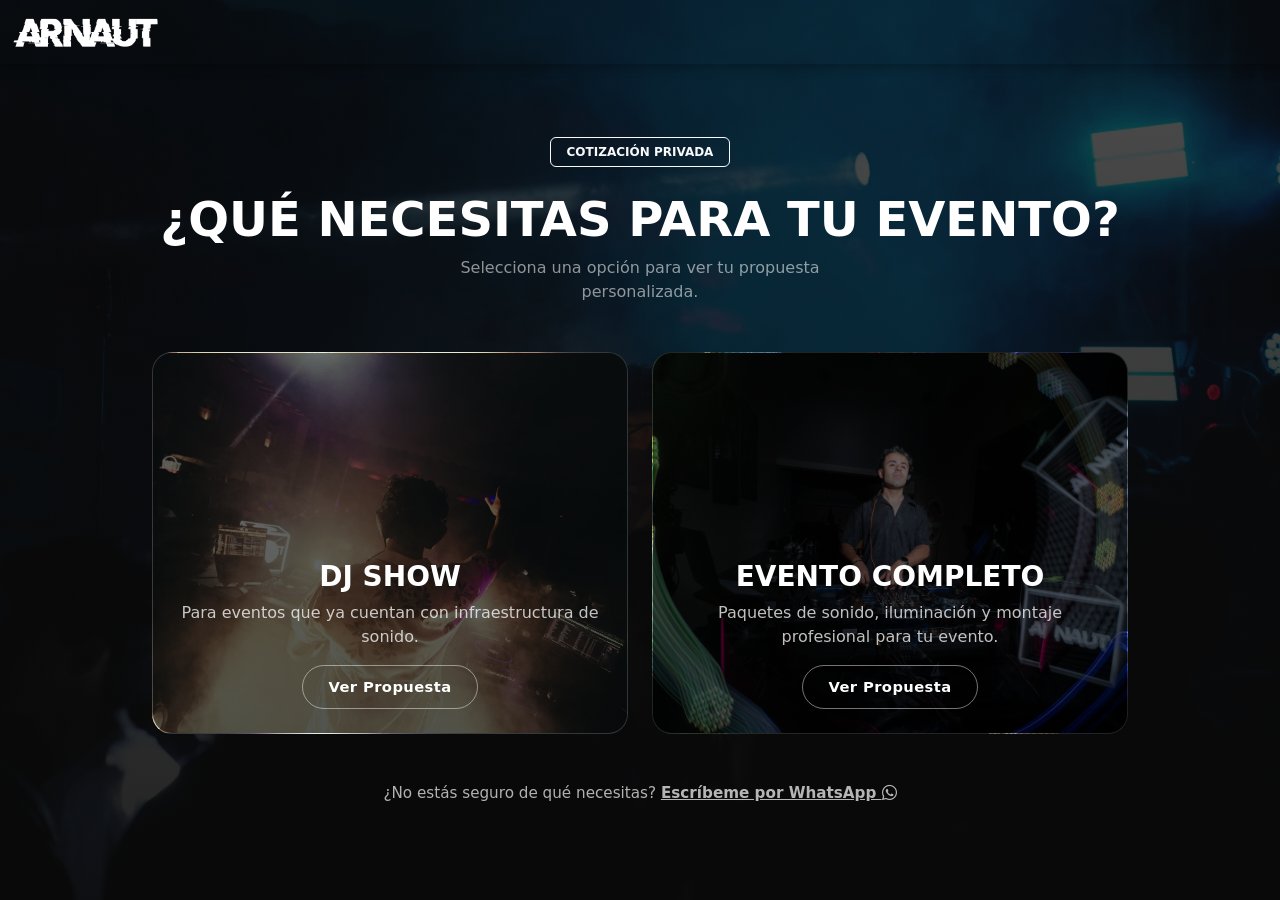
<file: cotizacion/index.html>
<!doctype html>
<html lang="es">

<head>
    <meta charset="utf-8">
    <meta name="viewport" content="width=device-width, initial-scale=1">

    <link href="https://cdn.jsdelivr.net/npm/bootstrap@5.3.3/dist/css/bootstrap.min.css" rel="stylesheet"
        integrity="sha384-QWTKZyjpPEjISv5WaRU9OFeRpok6YctnYmDr5pNlyT2bRjXh0JMhjY6hW+ALEwIH" crossorigin="anonymous">
    <link rel="stylesheet" href="../styles/style.css">
    <link rel="stylesheet" href="https://cdn.jsdelivr.net/npm/bootstrap-icons@1.11.3/font/bootstrap-icons.min.css">
    <link rel="icon" type="image/png" href="../images/ico.png">

    <title>Cotización | Arnaut</title>
    <meta name="description" content="Solicita tu cotización para eventos. DJ profesional en Ecuador.">
    <meta name="robots" content="noindex, nofollow">

    <!-- OPEN GRAPH (WhatsApp / Facebook) -->
    <meta property="og:title" content="Cotización | Arnaut">
    <meta property="og:description" content="Solicita tu cotización para eventos.">
    <meta property="og:image" content="../images/photo-1.webp">
    <meta property="og:image:width" content="1200">
    <meta property="og:image:height" content="630">
    <meta property="og:url" content="https://arnaut.ec/cotizacion/">
    <meta property="og:type" content="website">

    <!-- Twitter -->
    <meta name="twitter:card" content="summary_large_image">
    <meta name="twitter:title" content="Cotización | Arnaut">
    <meta name="twitter:description" content="Solicita tu cotización para eventos.">
    <meta name="twitter:image" content="../images/photo-1.webp">
</head>

<body>

    <nav class="navbar navbar-dark fixed-top">
        <div class="container-fluid justify-content-center justify-content-lg-start">
            <a class="navbar-brand" href="../">
                <img src="../images/logo.webp" alt="Logo Arnaut" height="35" class="d-inline-block align-text-top">
            </a>
        </div>
    </nav>

    <main>
        <section id="selection-hero"
            class="dj-pricing-section min-vh-100 d-flex flex-column align-items-center justify-content-center text-center px-3">

            <span class="badge border border-light text-light px-3 py-2 text-uppercase mb-4">Cotización Privada</span>
            <h1 class="display-5 fw-bold text-white text-uppercase mb-2">¿Qué necesitas para tu evento?</h1>
            <p class="selection-subtitle mb-5 mx-auto">
                Selecciona una opción para ver tu propuesta personalizada.
            </p>

            <div class="selection-cards-wrapper row g-4 justify-content-center w-100">
                <div class="col-lg-6">
                    <a href="./performance/"
                        class="selection-card selection-card--performance glass-card d-block text-decoration-none position-relative overflow-hidden">
                        <div class="selection-card-overlay position-absolute top-0 start-0 w-100 h-100"></div>
                        <div
                            class="selection-card-content position-relative d-flex flex-column align-items-center justify-content-end text-center p-4">
                            <h2 class="text-white fw-bold text-uppercase fs-3 mb-2">DJ Show</h2>
                            <p class="selection-card-desc mb-3">Para eventos que ya cuentan con infraestructura de
                                sonido.</p>
                            <span class="selection-card-btn btn btn-outline-light rounded-pill">Ver Propuesta</span>

                        </div>
                    </a>
                </div>

                <div class="col-lg-6">
                    <a href="./equipos/"
                        class="selection-card selection-card--equipos glass-card d-block text-decoration-none position-relative overflow-hidden">
                        <div class="selection-card-overlay position-absolute top-0 start-0 w-100 h-100"></div>
                        <div
                            class="selection-card-content position-relative d-flex flex-column align-items-center justify-content-end text-center p-4">
                            <h2 class="text-white fw-bold text-uppercase fs-3 mb-2">Evento Completo</h2>
                            <p class="selection-card-desc mb-3">Paquetes de sonido, iluminación y montaje profesional
                                para tu
                                evento.</p>
                            <span class="selection-card-btn btn btn-outline-light rounded-pill">Ver Propuesta</span>
                        </div>
                    </a>
                </div>
            </div>

            <p class="text-light mt-5 mb-0" style="opacity:.7; font-size:.95rem;">
                ¿No estás seguro de qué necesitas?
                <a href="https://wa.me/593987093563" target="_blank" rel="noopener noreferrer"
                    class="text-white fw-semibold text-decoration-underline">
                    Escríbeme por WhatsApp <i class="bi bi-whatsapp"></i>
                </a>
            </p>

        </section>
    </main>

    <script src="https://cdn.jsdelivr.net/npm/bootstrap@5.3.3/dist/js/bootstrap.bundle.min.js"
        integrity="sha384-YvpcrYf0tY3lHB60NNkmXc5s9fDVZLESaAA55NDzOxhy9GkcIdslK1eN7N6jIeHz"
        crossorigin="anonymous"></script>
    <script src="../js/script.js"></script>

</body>

</html>
</file>
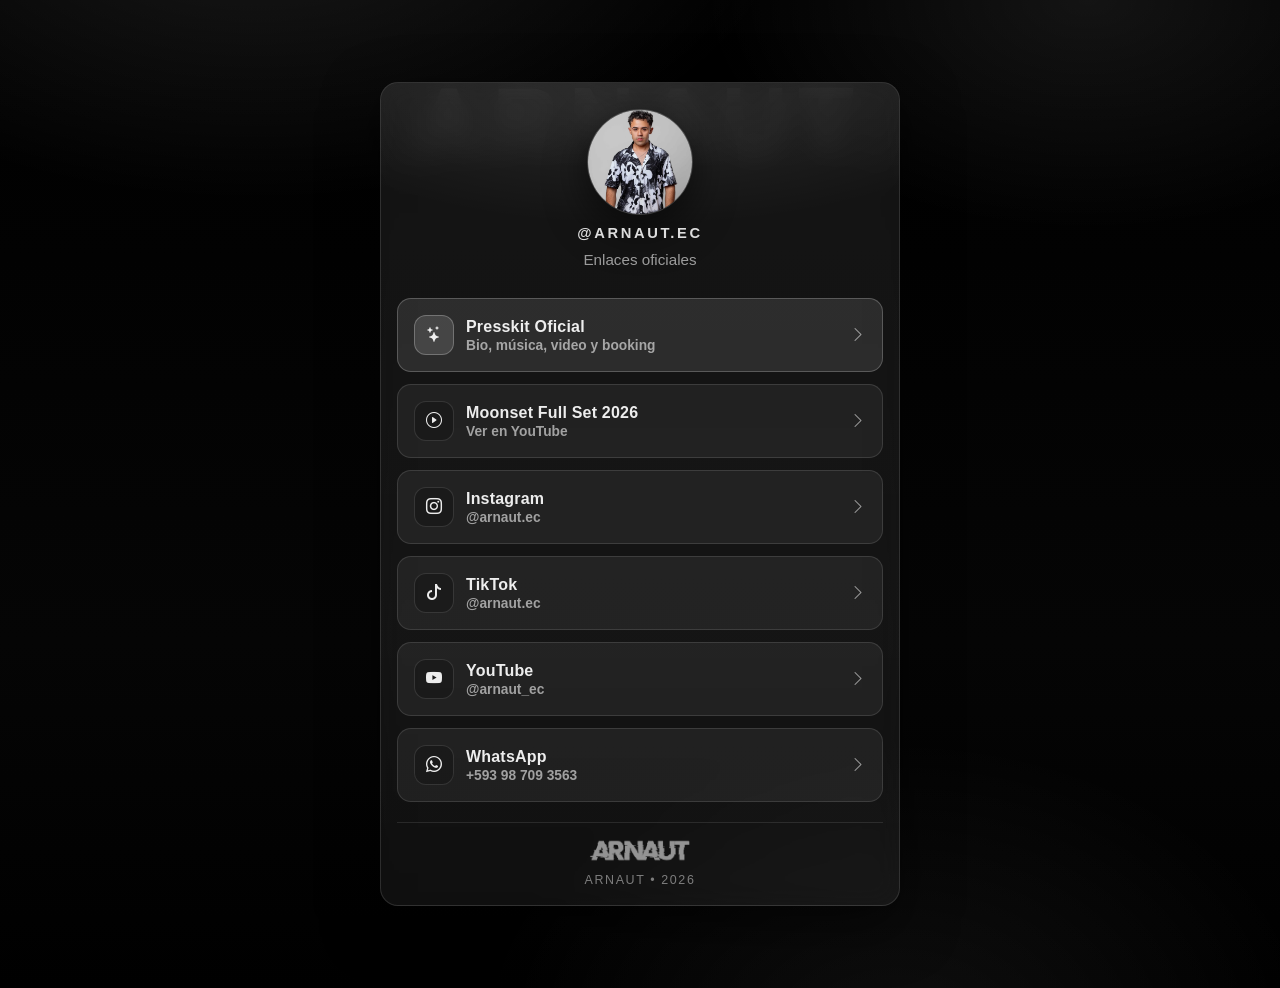
<file: links/index.html>
<!DOCTYPE html>
<html lang="es">

<head>
    <meta charset="UTF-8">
    <meta name="viewport" content="width=device-width, initial-scale=1.0">
    <title>ARNAUT | Enlaces</title>
    <link rel="icon" type="image/png" href="../images/ico.png">
    <link rel="stylesheet" href="https://cdn.jsdelivr.net/npm/bootstrap-icons@1.11.3/font/bootstrap-icons.min.css">
    <style>
        :root {
            --bg: #050505;
            --surface: rgba(255, 255, 255, 0.08);
            --surface-2: rgba(255, 255, 255, 0.06);
            --border: rgba(255, 255, 255, 0.12);
            --border-strong: rgba(255, 255, 255, 0.18);
            --text: rgba(255, 255, 255, 0.92);
            --muted: rgba(255, 255, 255, 0.58);
            --shadow: 0 18px 55px rgba(0, 0, 0, 0.55);
            --radius: 18px;
            --radius-sm: 14px;
            --maxw: 520px;
        }

        body {
            background: radial-gradient(900px 500px at 20% -10%, rgba(255, 255, 255, 0.10), transparent 60%),
                radial-gradient(700px 420px at 85% 0%, rgba(255, 255, 255, 0.08), transparent 55%),
                radial-gradient(700px 500px at 70% 105%, rgba(255, 255, 255, 0.06), transparent 60%),
                linear-gradient(180deg, #000000 0%, var(--bg) 65%, #000000 100%);
            color: var(--text);
            font-family: -apple-system, BlinkMacSystemFont, "Segoe UI", Roboto, Helvetica, Arial, sans-serif;
            min-height: 100svh;
            display: grid;
            place-items: center;
            padding: 44px 20px;
            margin: 0;
        }

        .wrap {
            width: 100%;
            max-width: var(--maxw);
            position: relative;
        }

        .bg-text {
            position: absolute;
            inset: -10px -10px auto -10px;
            top: -14px;
            text-align: center;
            pointer-events: none;
            user-select: none;
            font-weight: 800;
            letter-spacing: 10px;
            text-transform: uppercase;
            font-size: clamp(56px, 12vw, 92px);
            color: rgba(255, 255, 255, 0.06);
            filter: blur(0.15px);
        }

        .card {
            position: relative;
            z-index: 1;
            background: linear-gradient(180deg, var(--surface), var(--surface-2));
            border: 1px solid var(--border);
            border-radius: var(--radius);
            box-shadow: var(--shadow);
            backdrop-filter: blur(14px);
            -webkit-backdrop-filter: blur(14px);
            overflow: hidden;
        }

        .card::before {
            content: "";
            position: absolute;
            inset: 0;
            background: radial-gradient(700px 260px at 50% 0%, rgba(255, 255, 255, 0.12), transparent 55%);
            opacity: 0.75;
            pointer-events: none;
        }

        .header {
            position: relative;
            padding: 26px 22px 16px;
            display: grid;
            justify-items: center;
            text-align: center;
            gap: 10px;
        }

        .profile-img {
            width: 104px;
            height: 104px;
            border-radius: 50%;
            object-fit: cover;
            object-position: center 35%;
            border: 1px solid var(--border-strong);
            box-shadow: 0 14px 40px rgba(0, 0, 0, 0.6);
        }

        .handle {
            font-size: 0.92rem;
            font-weight: 700;
            margin: 0;
            letter-spacing: 2.6px;
            text-transform: uppercase;
            color: rgba(255, 255, 255, 0.86);
        }

        .sub {
            margin: 0;
            color: var(--muted);
            font-size: 0.95rem;
        }

        .links-container {
            position: relative;
            padding: 14px 16px 18px;
            display: flex;
            flex-direction: column;
            gap: 12px;
        }

        .link-card {
            display: flex;
            align-items: center;
            justify-content: space-between;
            gap: 14px;

            background: rgba(255, 255, 255, 0.06);
            color: var(--text);
            text-decoration: none;
            padding: 16px 16px;
            border-radius: var(--radius-sm);
            font-weight: 600;
            border: 1px solid var(--border);
            transition: transform 180ms ease, border-color 180ms ease, background-color 180ms ease;
            outline: none;
            -webkit-tap-highlight-color: transparent;
        }

        .link-left {
            display: flex;
            align-items: center;
            gap: 12px;
            min-width: 0;
        }

        .icon {
            width: 38px;
            height: 38px;
            display: grid;
            place-items: center;
            border-radius: 12px;
            border: 1px solid var(--border);
            background: rgba(0, 0, 0, 0.2);
            flex: 0 0 auto;
        }

        .label {
            display: grid;
            gap: 2px;
            min-width: 0;
        }

        .label strong {
            font-weight: 700;
            letter-spacing: 0.2px;
            white-space: nowrap;
            overflow: hidden;
            text-overflow: ellipsis;
        }

        .label span {
            color: var(--muted);
            font-size: 0.86rem;
            white-space: nowrap;
            overflow: hidden;
            text-overflow: ellipsis;
        }

        .chev {
            color: rgba(255, 255, 255, 0.55);
            transition: transform 180ms ease, color 180ms ease;
            flex: 0 0 auto;
        }

        .link-card:hover,
        .link-card:focus-visible {
            transform: translateY(-2px);
            box-shadow: 0 0 20px rgba(255, 255, 255, 0.05);
            border-color: var(--border-strong);
            background: rgba(255, 255, 255, 0.08);
        }

        .link-card:hover .chev,
        .link-card:focus-visible .chev {
            transform: translateX(2px);
            color: rgba(255, 255, 255, 0.8);
        }

        .link-card:active {
            transform: translateY(0px) scale(0.99);
            background: rgba(255, 255, 255, 0.07);
        }

        .primary {
            background: rgba(255, 255, 255, 0.10);
            border-color: rgba(255, 255, 255, 0.22);
        }

        .primary .icon {
            background: rgba(255, 255, 255, 0.12);
            border-color: rgba(255, 255, 255, 0.25);
        }

        .divider {
            height: 1px;
            background: rgba(255, 255, 255, 0.10);
            margin: 2px 16px 0;
        }

        .footer {
            position: relative;
            padding: 16px 16px 18px;
            display: grid;
            justify-items: center;
            gap: 10px;
        }

        .footer-logo {
            opacity: 0.55;
            height: 24px;
        }

        .mini {
            margin: 0;
            font-size: 0.78rem;
            letter-spacing: 1.6px;
            text-transform: uppercase;
            color: rgba(255, 255, 255, 0.45);
            text-align: center;
        }

        @media (prefers-reduced-motion: reduce) {

            .link-card,
            .chev {
                transition: none;
            }
        }
    </style>
</head>


<meta name="description"
    content="Accede a los enlaces oficiales de ARNAUT: Presskit, mezclas, redes sociales y contacto para eventos.">
<meta name="keywords" content="DJ, Arnaut, Música, Eventos, Ecuador, Loja, Presskit">
<meta name="author" content="ARNAUT">

<meta property="og:type" content="website">
<meta property="og:url" content="https://arnaut.ec/links/">
<meta property="og:title" content="Arnaut | Enlaces Oficiales">
<meta property="og:description" content="Toda mi info en un solo lugar. Bio, música y booking para eventos.">
<meta property="og:image" content="https://arnaut.ec/images/photo-1.webp">


<body>

    <div class="wrap">
        <div class="bg-text">ARNAUT</div>

        <main class="card" aria-label="Enlaces oficiales">
            <header class="header">
                <img src="../images/arnaut-pp.webp" alt="ARNAUT" class="profile-img">
                <p class="handle">@ARNAUT.EC</p>
                <p class="sub">Enlaces oficiales</p>
            </header>

            <div class="links-container">
                <a href="https://arnaut.ec" class="link-card primary">
                    <span class="link-left">
                        <span class="icon" aria-hidden="true"><i class="bi bi-stars"></i></span>
                        <span class="label">
                            <strong>Presskit Oficial</strong>
                            <span>Bio, música, video y booking</span>
                        </span>
                    </span>
                    <i class="bi bi-chevron-right chev" aria-hidden="true"></i>
                </a>

                <a href="https://youtu.be/CYi6nll0zKQ" target="_blank" rel="noopener noreferrer" class="link-card">
                    <span class="link-left">
                        <span class="icon" aria-hidden="true"><i class="bi bi-play-circle"></i></span>
                        <span class="label">
                            <strong>Moonset Full Set 2026</strong>
                            <span>Ver en YouTube</span>
                        </span>
                    </span>
                    <i class="bi bi-chevron-right chev" aria-hidden="true"></i>
                </a>

                <a href="https://www.instagram.com/arnaut.ec" target="_blank" rel="noopener noreferrer"
                    class="link-card">
                    <span class="link-left">
                        <span class="icon" aria-hidden="true"><i class="bi bi-instagram"></i></span>
                        <span class="label">
                            <strong>Instagram</strong>
                            <span>@arnaut.ec</span>
                        </span>
                    </span>
                    <i class="bi bi-chevron-right chev" aria-hidden="true"></i>
                </a>

                <a href="https://www.tiktok.com/@arnaut.ec" target="_blank" rel="noopener noreferrer" class="link-card">
                    <span class="link-left">
                        <span class="icon" aria-hidden="true"><i class="bi bi-tiktok"></i></span>
                        <span class="label">
                            <strong>TikTok</strong>
                            <span>@arnaut.ec</span>
                        </span>
                    </span>
                    <i class="bi bi-chevron-right chev" aria-hidden="true"></i>
                </a>

                <a href="https://youtube.com/@arnaut_ec" target="_blank" rel="noopener noreferrer" class="link-card">
                    <span class="link-left">
                        <span class="icon" aria-hidden="true"><i class="bi bi-youtube"></i></span>
                        <span class="label">
                            <strong>YouTube</strong>
                            <span>@arnaut_ec</span>
                        </span>
                    </span>
                    <i class="bi bi-chevron-right chev" aria-hidden="true"></i>
                </a>

                <a href="https://wa.me/593987093563" target="_blank" rel="noopener noreferrer" class="link-card">
                    <span class="link-left">
                        <span class="icon" aria-hidden="true"><i class="bi bi-whatsapp"></i></span>
                        <span class="label">
                            <strong>WhatsApp</strong>
                            <span>+593 98 709 3563</span>
                        </span>
                    </span>
                    <i class="bi bi-chevron-right chev" aria-hidden="true"></i>
                </a>
            </div>

            <div class="divider" role="presentation"></div>

            <footer class="footer">
                <img src="../images/logo.webp" alt="Logo Arnaut" class="footer-logo">
                <p class="mini">ARNAUT • 2026</p>
            </footer>
        </main>
    </div>

</body>

</html>
</file>
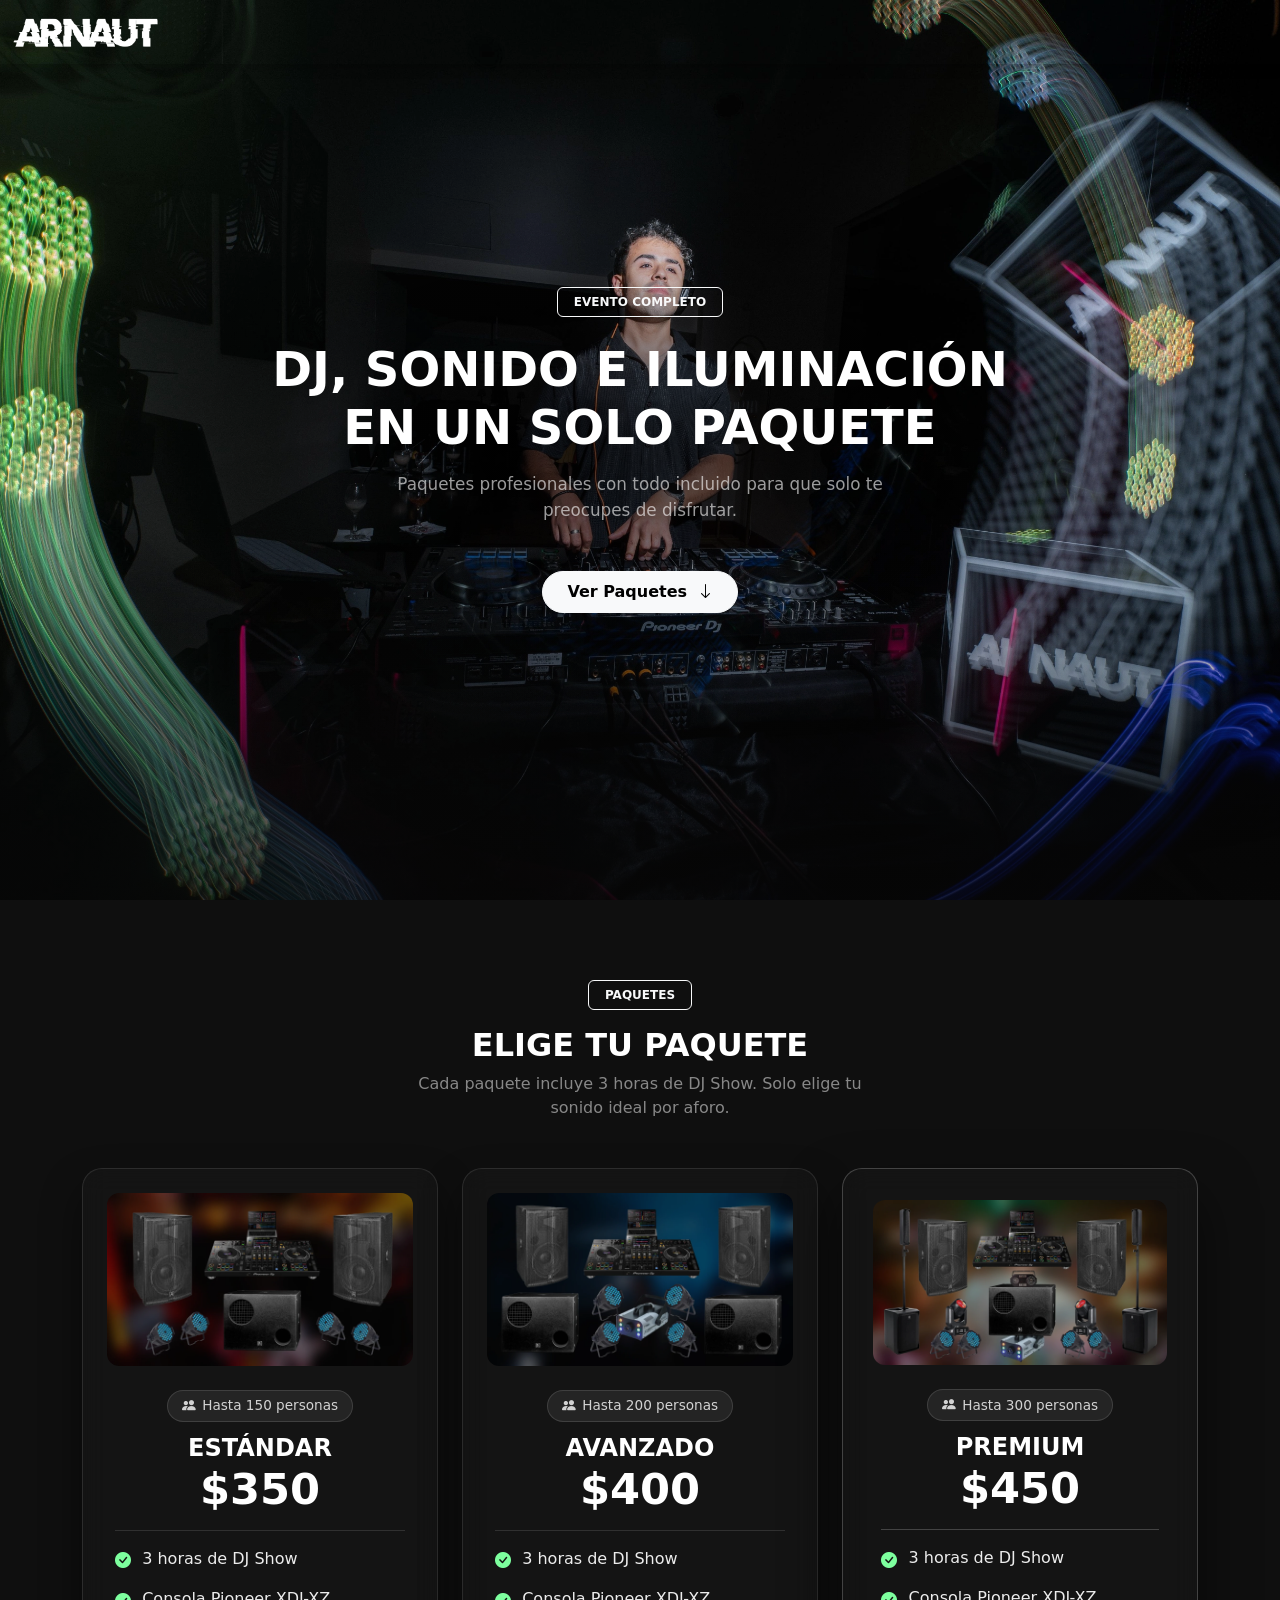
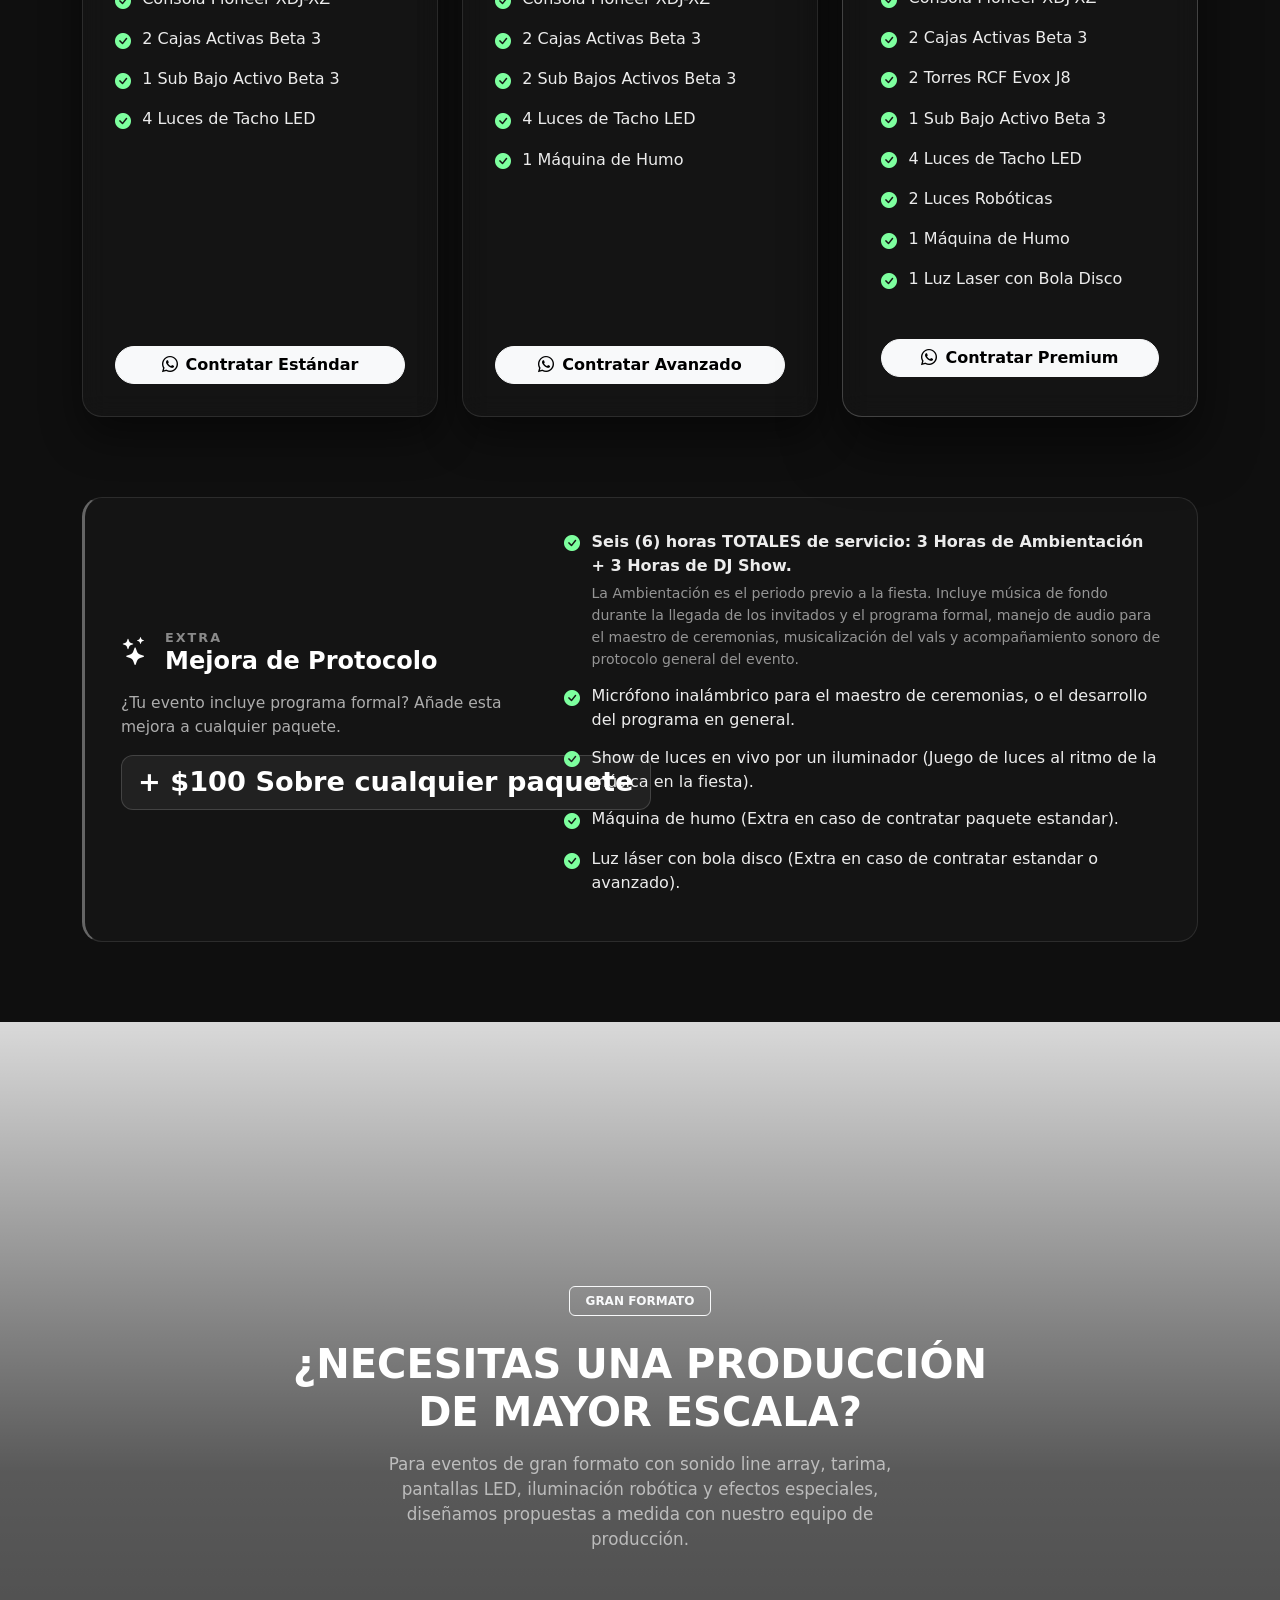
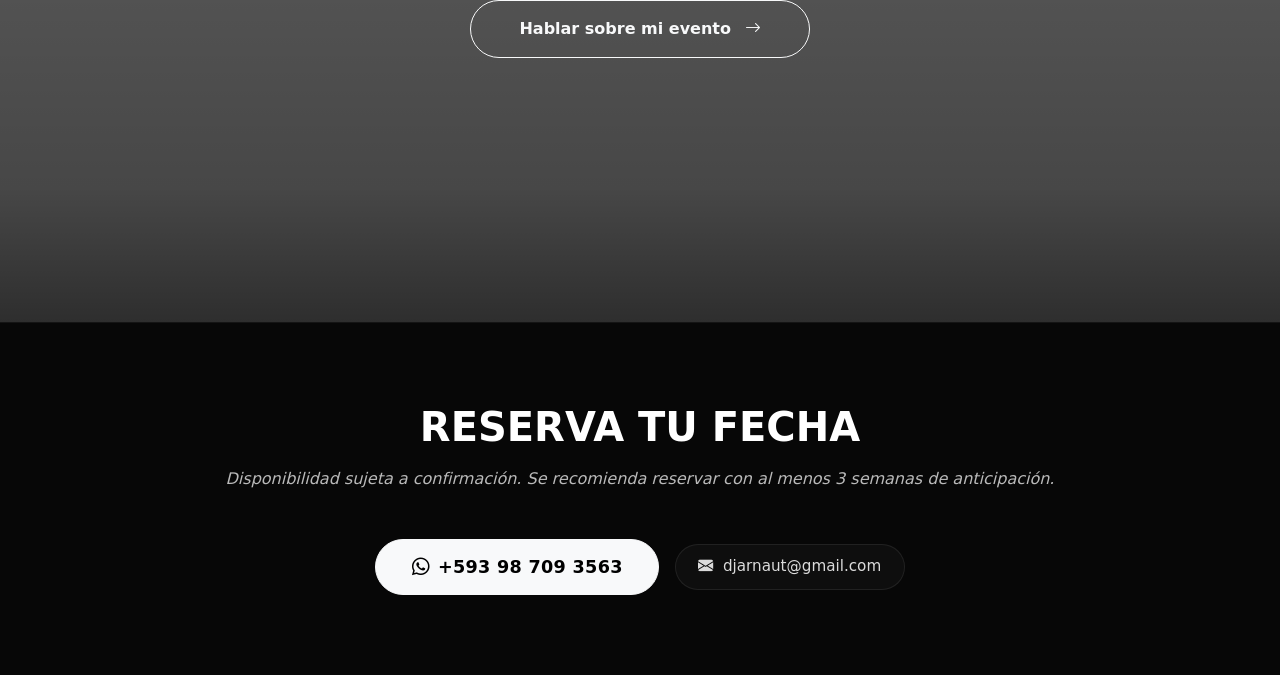
<file: cotizacion/equipos/index.html>
<!doctype html>
<html lang="es">

<head>
    <meta charset="utf-8">
    <meta name="viewport" content="width=device-width, initial-scale=1">

    <link href="https://cdn.jsdelivr.net/npm/bootstrap@5.3.3/dist/css/bootstrap.min.css" rel="stylesheet"
        integrity="sha384-QWTKZyjpPEjISv5WaRU9OFeRpok6YctnYmDr5pNlyT2bRjXh0JMhjY6hW+ALEwIH" crossorigin="anonymous">
    <link rel="stylesheet" href="../../styles/style.css">
    <link rel="stylesheet" href="https://cdn.jsdelivr.net/npm/bootstrap-icons@1.11.3/font/bootstrap-icons.min.css">
    <link rel="icon" type="image/png" href="../../images/ico.png">

    <title>Cotización | Arnaut</title>
    <meta name="description" content="Paquetes de DJ, sonido e iluminación para eventos. Todo incluido.">
    <meta name="robots" content="noindex, nofollow">

    <!-- OPEN GRAPH (WhatsApp / Facebook) -->
    <meta property="og:title" content="Cotización | Arnaut">
    <meta property="og:description" content="Paquetes de DJ, sonido e iluminación para eventos. Todo incluido.">
    <meta property="og:image" content="../../images/photo-4.webp">
    <meta property="og:image:width" content="1200">
    <meta property="og:image:height" content="630">
    <meta property="og:url" content="https://arnaut.ec/cotizacion/equipos/">
    <meta property="og:type" content="website">

    <!-- Twitter -->
    <meta name="twitter:card" content="summary_large_image">
    <meta name="twitter:title" content="Cotización | Arnaut">
    <meta name="twitter:description" content="Paquetes de DJ, sonido e iluminación para eventos. Todo incluido.">
    <meta name="twitter:image" content="../../images/photo-4.webp">
</head>

<body>

    <nav class="navbar navbar-dark fixed-top">
        <div class="container-fluid justify-content-center justify-content-lg-start">
            <a class="navbar-brand" href="../../">
                <img src="../../images/logo.webp" alt="Logo Arnaut" height="35" class="d-inline-block align-text-top">
            </a>
        </div>
    </nav>

    <main>

        <!-- ===================== SECCIÓN 1 — HERO ===================== -->
        <section id="equipos-hero">
            <div class="container text-center">
                <span class="badge border border-light text-light px-3 py-2 text-uppercase mb-4">Evento Completo</span>
                <h1 class="display-5 fw-bold text-white text-uppercase mb-3">
                    DJ, Sonido e Iluminación<br>en un solo paquete
                </h1>
                <p class="mb-5 mx-auto" style="color:rgba(255,255,255,0.6); max-width:520px; font-size:1.05rem;">
                    Paquetes profesionales con todo incluido para que solo te preocupes de disfrutar.
                </p>
                <a href="#paquetes" class="btn btn-light rounded-pill px-4 py-2 fw-semibold">
                    Ver Paquetes <i class="bi bi-arrow-down ms-1"></i>
                </a>
            </div>
        </section>

        <!-- ===================== SECCIÓN 2 — PAQUETES ===================== -->
        <section id="paquetes">
            <div class="container">
                <div class="text-center mb-5">
                    <span class="badge border border-light text-light px-3 py-2 text-uppercase mb-3">Paquetes</span>
                    <h2 class="text-uppercase fw-bold text-white mb-2">Elige tu paquete</h2>
                    <p style="color:rgba(255,255,255,0.5); max-width:480px;" class="mx-auto mb-0">
                        Cada paquete incluye 3 horas de DJ Show. Solo elige tu sonido ideal por aforo.
                    </p>
                </div>

                <div class="row g-4 justify-content-center align-items-stretch">

                    <!-- PAQUETE ESTÁNDAR -->
                    <div class="col-lg-4 col-md-6 d-flex">
                        <article class="dj-price-card h-100 d-flex flex-column w-100">

                            <div class="pkg-card-img-wrap">
                                <!-- REEMPLAZAR: imagen de stock del equipo Estándar -->
                                <img src="../../images/equipos_estandar.webp" alt="Equipo de sonido paquete estándar">
                            </div>

                            <div class="dj-price-card-top text-center pb-3 mb-3">
                                <span class="pkg-aforo-badge">
                                    <i class="bi bi-people-fill"></i> Hasta 150 personas
                                </span>
                                <h3 class="h4 text-white fw-bold mb-1 text-uppercase">Estándar</h3>
                                <p class="dj-price-value mb-0">$350</p>
                            </div>

                            <ul class="list-unstyled dj-feature-list flex-grow-1">
                                <li><i class="bi bi-check-circle-fill"></i> 3 horas de DJ Show</li>
                                <li><i class="bi bi-check-circle-fill"></i> Consola Pioneer XDJ-XZ</li>
                                <li><i class="bi bi-check-circle-fill"></i> 2 Cajas Activas Beta 3</li>
                                <li><i class="bi bi-check-circle-fill"></i> 1 Sub Bajo Activo Beta 3</li>
                                <li><i class="bi bi-check-circle-fill"></i> 4 Luces de Tacho LED</li>
                            </ul>

                            <a href="https://wa.me/593987093563?text=Hola%20Arnaut%2C%20me%20interesa%20el%20Paquete%20Est%C3%A1ndar%20(%24400)%20para%20mi%20evento."
                                target="_blank" rel="noopener noreferrer"
                                class="btn btn-light rounded-pill w-100 fw-bold mt-3">
                                <i class="bi bi-whatsapp me-2"></i>Contratar Estándar
                            </a>
                        </article>
                    </div>

                    <!-- PAQUETE AVANZADO -->
                    <div class="col-lg-4 col-md-6 d-flex">
                        <article class="dj-price-card h-100 d-flex flex-column w-100">

                            <div class="pkg-card-img-wrap">
                                <!-- REEMPLAZAR: imagen de stock del equipo Avanzado -->
                                <img src="../../images/equipos_avanzado.webp" alt="Equipo de sonido paquete avanzado">
                            </div>

                            <div class="dj-price-card-top text-center pb-3 mb-3">
                                <span class="pkg-aforo-badge">
                                    <i class="bi bi-people-fill"></i> Hasta 200 personas
                                </span>
                                <h3 class="h4 text-white fw-bold mb-1 text-uppercase">Avanzado</h3>
                                <p class="dj-price-value mb-0">$400</p>
                            </div>

                            <ul class="list-unstyled dj-feature-list flex-grow-1">
                                <li><i class="bi bi-check-circle-fill"></i> 3 horas de DJ Show</li>
                                <li><i class="bi bi-check-circle-fill"></i> Consola Pioneer XDJ-XZ</li>
                                <li><i class="bi bi-check-circle-fill"></i> 2 Cajas Activas Beta 3</li>
                                <li><i class="bi bi-check-circle-fill"></i> 2 Sub Bajos Activos Beta 3</li>
                                <li><i class="bi bi-check-circle-fill"></i> 4 Luces de Tacho LED</li>

                                <li><i class="bi bi-check-circle-fill"></i> 1 Máquina de Humo</li>
                            </ul>

                            <a href="https://wa.me/593987093563?text=Hola%20Arnaut%2C%20me%20interesa%20el%20Paquete%20Avanzado%20(%24480)%20para%20mi%20evento."
                                target="_blank" rel="noopener noreferrer"
                                class="btn btn-light rounded-pill w-100 fw-bold mt-3">
                                <i class="bi bi-whatsapp me-2"></i>Contratar Avanzado
                            </a>
                        </article>
                    </div>

                    <!-- PAQUETE PREMIUM -->
                    <div class="col-lg-4 col-md-6 d-flex">
                        <article class="dj-price-card dj-anchor-card h-100 d-flex flex-column w-100">

                            <div class="pkg-card-img-wrap">
                                <!-- REEMPLAZAR: imagen de stock del equipo Premium -->
                                <img src="../../images/equipos_premium.webp" alt="Equipo de sonido paquete premium">
                            </div>

                            <div class="dj-price-card-top text-center pb-3 mb-3">
                                <span class="pkg-aforo-badge">
                                    <i class="bi bi-people-fill"></i> Hasta 300 personas
                                </span>
                                <h3 class="h4 text-white fw-bold mb-1 text-uppercase">Premium</h3>
                                <p class="dj-price-value mb-0">$450</p>
                            </div>

                            <ul class="list-unstyled dj-feature-list flex-grow-1">
                                <li><i class="bi bi-check-circle-fill"></i> 3 horas de DJ Show</li>
                                <li><i class="bi bi-check-circle-fill"></i> Consola Pioneer XDJ-XZ</li>
                                <li><i class="bi bi-check-circle-fill"></i> 2 Cajas Activas Beta 3</li>
                                <li><i class="bi bi-check-circle-fill"></i> 2 Torres RCF Evox J8</li>
                                <li><i class="bi bi-check-circle-fill"></i> 1 Sub Bajo Activo Beta 3</li>
                                <li><i class="bi bi-check-circle-fill"></i> 4 Luces de Tacho LED</li>
                                <li><i class="bi bi-check-circle-fill"></i> 2 Luces Robóticas</li>
                                <li><i class="bi bi-check-circle-fill"></i> 1 Máquina de Humo</li>
                                <li><i class="bi bi-check-circle-fill"></i> 1 Luz Laser con Bola Disco</li>
                            </ul>

                            <a href="https://wa.me/593987093563?text=Hola%20Arnaut%2C%20me%20interesa%20el%20Paquete%20Premium%20(%24500)%20para%20mi%20evento."
                                target="_blank" rel="noopener noreferrer"
                                class="btn btn-light rounded-pill w-100 fw-bold mt-3">
                                <i class="bi bi-whatsapp me-2"></i>Contratar Premium
                            </a>
                        </article>
                    </div>

                </div>
            </div>
        </section>

        <!-- ===================== SECCIÓN 3 — UPGRADE DE PROTOCOLO ===================== -->
        <section id="upgrade">
            <div class="container">
                <div class="upgrade-banner">
                    <div class="row g-4 align-items-center">

                        <div class="col-lg-5">
                            <div class="d-flex align-items-center gap-3 mb-3">
                                <i class="bi bi-stars fs-3 text-white"></i>
                                <div>
                                    <p class="text-uppercase fw-bold mb-0"
                                        style="font-size:0.8rem; letter-spacing:2px; color:rgba(255,255,255,0.5);">
                                        Extra</p>
                                    <h3 class="h4 text-white fw-bold mb-0">Mejora de Protocolo</h3>
                                </div>
                            </div>
                            <p style="color:rgba(255,255,255,0.65); font-size:0.97rem;" class="mb-3">
                                ¿Tu evento incluye programa formal? Añade esta mejora a cualquier paquete.
                            </p>
                            <span class="upgrade-price-tag">+ $100 Sobre cualquier paquete</span>
                        </div>

                        <div class="col-lg-7">
                            <ul class="list-unstyled dj-feature-list mb-0">
                                <li>
                                    <i class="bi bi-check-circle-fill"></i>
                                    <strong>Seis (6) horas TOTALES de servicio: 3 Horas de Ambientación + 3 Horas de DJ
                                        Show.</strong>
                                    <p class="upgrade-detail-note">
                                        La Ambientación es el periodo previo a la fiesta. Incluye música de
                                        fondo durante la llegada de los invitados y el programa formal, manejo de audio
                                        para el maestro de
                                        ceremonias, musicalización del vals y acompañamiento sonoro de protocolo general
                                        del
                                        evento.
                                    </p>
                                </li>
                                <li><i class="bi bi-check-circle-fill"></i> Micrófono inalámbrico para el maestro de
                                    ceremonias, o el desarrollo del programa en general.</li>
                                <li><i class="bi bi-check-circle-fill"></i> Show de luces en vivo por un iluminador
                                    (Juego de luces al ritmo de la música en la fiesta).</li>
                                <li><i class="bi bi-check-circle-fill"></i> Máquina de humo (Extra en caso de contratar
                                    paquete estandar).</li>
                                <li><i class="bi bi-check-circle-fill"></i> Luz láser con bola disco
                                    (Extra en caso de contratar estandar o avanzado).</li>
                            </ul>
                        </div>

                    </div>
                </div>
            </div>
        </section>

        <!-- ===================== SECCIÓN 4 — PRODUCCIÓN MAYOR ===================== -->
        <section id="produccion-mayor">
            <div class="container text-center">
                <span class="badge border border-light text-light px-3 py-2 text-uppercase mb-4">Gran Formato</span>
                <h2 class="display-6 fw-bold text-white text-uppercase mb-3">
                    ¿Necesitas una producción<br>de mayor escala?
                </h2>
                <p class="mb-5 mx-auto" style="color:rgba(255,255,255,0.6); max-width:560px; font-size:1.05rem;">
                    Para eventos de gran formato con sonido line array, tarima, pantallas LED, iluminación robótica y
                    efectos
                    especiales, diseñamos propuestas a medida con nuestro equipo de producción.
                </p>
                <a href="https://wa.me/593987093563?text=Hola%20Arnaut%2C%20necesito%20una%20cotizaci%C3%B3n%20personalizada%20para%20un%20evento%20de%20gran%20formato."
                    target="_blank" rel="noopener noreferrer"
                    class="btn btn-outline-light rounded-pill px-5 py-3 fw-semibold">
                    Hablar sobre mi evento <i class="bi bi-arrow-right ms-2"></i>
                </a>
            </div>
        </section>

        <!-- ===================== SECCIÓN 5 — BOOKING FINAL ===================== -->
        <section id="booking-final">
            <div class="container text-center">
                <h2 class="display-6 fw-bold text-white text-uppercase mb-3">Reserva tu fecha</h2>
                <p class="mb-5 mx-auto dj-scarcity-note">
                    <em>Disponibilidad sujeta a confirmación. Se recomienda reservar con al menos 3 semanas de
                        anticipación.</em>
                </p>

                <div class="d-flex flex-column flex-sm-row gap-3 justify-content-center align-items-center">
                    <a href="https://wa.me/593987093563" target="_blank" rel="noopener noreferrer"
                        class="btn btn-light rounded-pill wa-cta-btn">
                        <i class="bi bi-whatsapp me-2"></i>+593 98 709 3563
                    </a>
                    <a href="mailto:djarnaut@gmail.com" class="contact-pill">
                        <i class="bi bi-envelope-fill"></i>djarnaut@gmail.com
                    </a>
                </div>
            </div>
        </section>

    </main>

    <script src="https://cdn.jsdelivr.net/npm/bootstrap@5.3.3/dist/js/bootstrap.bundle.min.js"
        integrity="sha384-YvpcrYf0tY3lHB60NNkmXc5s9fDVZLESaAA55NDzOxhy9GkcIdslK1eN7N6jIeHz"
        crossorigin="anonymous"></script>
    <script src="../../js/script.js"></script>

</body>

</html>
</file>
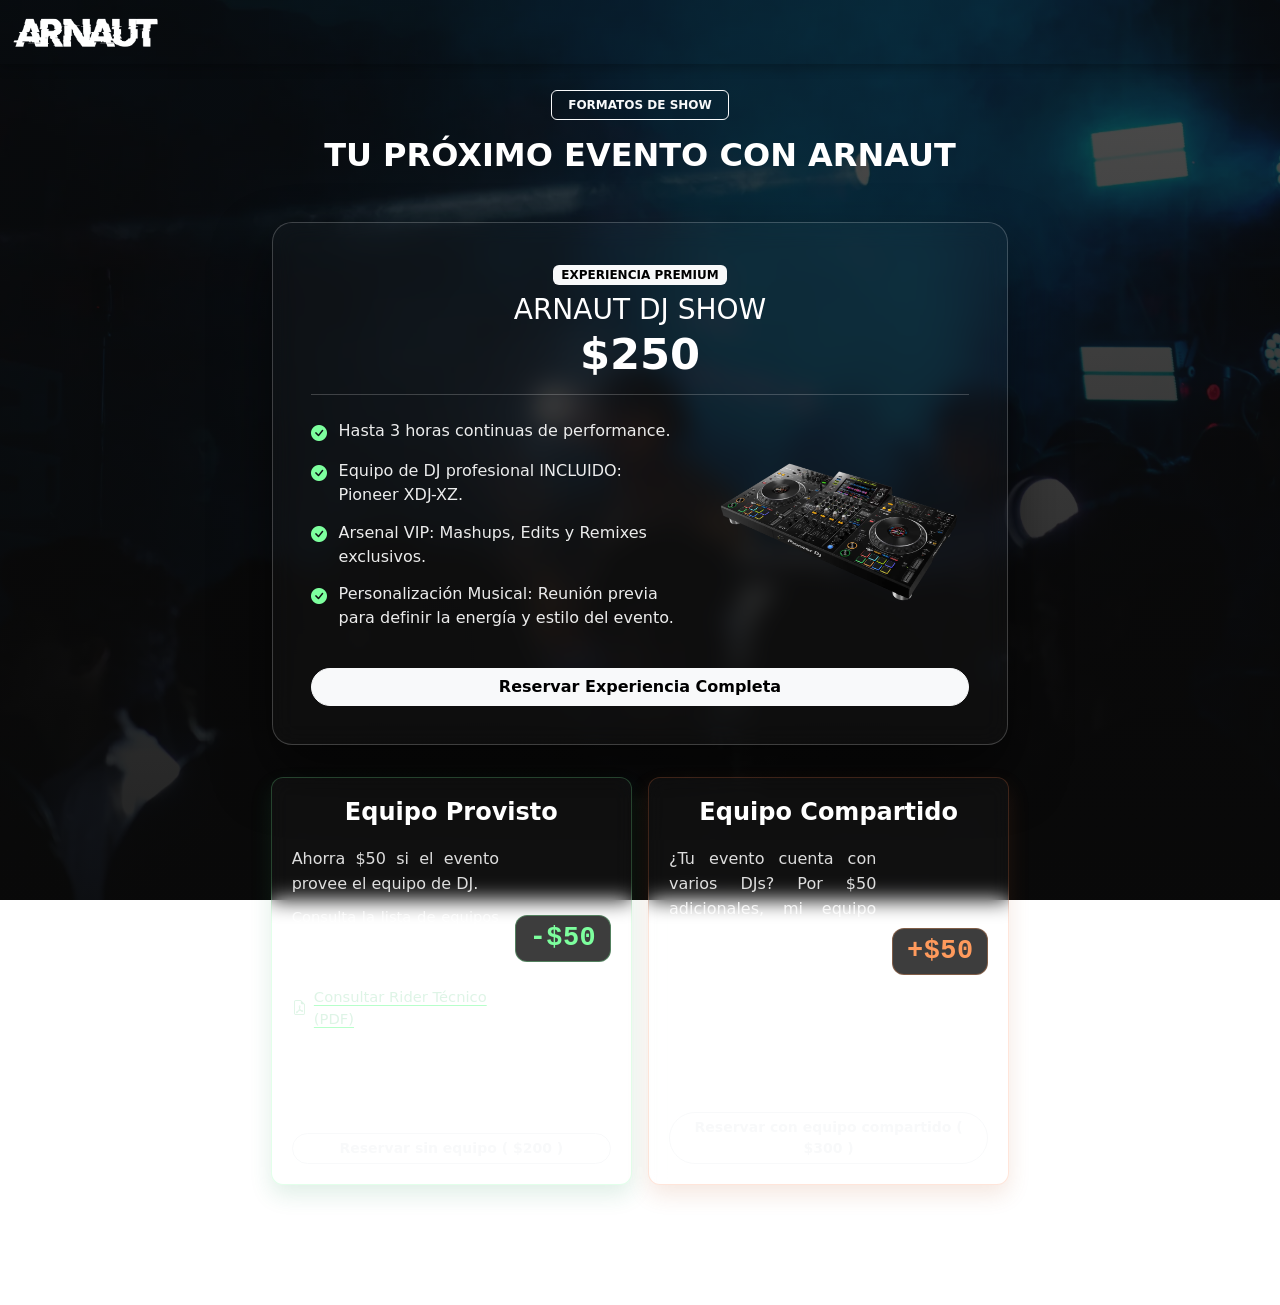
<file: cotizacion/performance/index.html>
<!doctype html>
<html lang="es">

<head>
    <meta charset="utf-8">
    <meta name="viewport" content="width=device-width, initial-scale=1">

    <link href="https://cdn.jsdelivr.net/npm/bootstrap@5.3.3/dist/css/bootstrap.min.css" rel="stylesheet"
        integrity="sha384-QWTKZyjpPEjISv5WaRU9OFeRpok6YctnYmDr5pNlyT2bRjXh0JMhjY6hW+ALEwIH" crossorigin="anonymous">

    <link rel="stylesheet" href="../../styles/style.css">

    <link rel="stylesheet" href="https://cdn.jsdelivr.net/npm/bootstrap-icons@1.11.3/font/bootstrap-icons.min.css">

    <title>Cotización | Arnaut</title>

    <link rel="icon" type="image/png" href="../../images/ico.png">

    <meta name="description"
        content="Cotización privada de ARNAUT para eventos, bodas, clubes y festivales. Reserva tu fecha con formato All-In o Club/Festival.">
    <meta name="robots" content="noindex, nofollow">
    <meta name="keywords" content="DJ, Arnaut, cotización privada, bodas, eventos, club, festival">
    <meta name="author" content="ARNAUT">

    <meta property="og:title" content="Cotización | Arnaut">
    <meta property="og:description" content="Asegura la fecha de tu evento con una experiencia musical de alto nivel.">
    <meta property="og:image" content="../../images/fullSetThubail.webp">
    <meta property="og:image:width" content="1200">
    <meta property="og:image:height" content="630">
    <meta property="og:url" content="https://arnaut.ec/cotizacion/performance/">
    <meta property="og:type" content="website">

    <meta name="twitter:card" content="summary_large_image">
    <meta name="twitter:title" content="Cotización | Arnaut">
    <meta name="twitter:description" content="Asegura la fecha de tu evento con una experiencia musical de alto nivel.">
    <meta name="twitter:image" content="../../images/fullSetThubail.webp">
</head>

<body>

    <nav class="navbar navbar-dark fixed-top">
        <div class="container-fluid justify-content-center justify-content-lg-start">
            <a class="navbar-brand" href="../../">
                <img src="../../images/logo.webp" alt="Logo Arnaut" height="35" class="d-inline-block align-text-top">
            </a>
        </div>
    </nav>



    <main>
        <section id="formatos-show"
            class="py-5 min-vh-100 d-flex align-items-center dj-pricing-section dj-pricing-section--performance">
            <div class="container">
                <div class="text-center mb-5">
                    <span class="badge border border-light text-light px-3 py-2 text-uppercase mb-3">Formatos de
                        Show</span>
                    <h2 class="text-uppercase fw-bold mb-3">Tu próximo evento con ARNAUT</h2>

                </div>

                <div class="row g-4 justify-content-center">
                    <div class="col-lg-8">
                        <article class="dj-price-card dj-anchor-card h-100">
                            <div class="dj-price-card-top text-center">
                                <span class="badge bg-light text-black mb-2 text-uppercase">Experiencia Premium</span>
                                <h3 class="h3 text-white mb-1">ARNAUT DJ SHOW</h3>
                                <p class="dj-price-value mb-0">$250</p>
                            </div>
                            <div class="row align-items-center my-4">
                                <div class="col-md-7">
                                    <ul class="list-unstyled dj-feature-list mb-0">
                                        <li><i class="bi bi-check-circle-fill"></i> Hasta 3 horas continuas de
                                            performance.</li>
                                        <li><i class="bi bi-check-circle-fill"></i> Equipo de DJ profesional INCLUIDO:
                                            Pioneer XDJ-XZ.</li>
                                        <li><i class="bi bi-check-circle-fill"></i> Arsenal VIP: Mashups, Edits y
                                            Remixes exclusivos.</li>
                                        <li><i class="bi bi-check-circle-fill"></i> Personalización Musical: Reunión
                                            previa
                                            para definir la energía y estilo del evento.</li>
                                    </ul>
                                </div>
                                <div class="col-md-5 text-center mt-3 mt-md-0">
                                    <img src="../../images/xdjxz.webp" alt="Pioneer XDJ-XZ — Consola profesional de DJ"
                                        class="img-fluid xdjxz-card-img">
                                </div>
                            </div>
                            <a href="https://wa.me/593987093563?text=Hola%20Arnaut%2C%20me%20interesa%20reservar%20el%20DJ%20Show%20Premium%20($250)."
                                target="_blank" rel="noopener noreferrer"
                                class="btn btn-light rounded-pill w-100 fw-bold">Reservar
                                Experiencia
                                Completa</a>
                        </article>
                    </div>
                </div>

                <div class="row g-3 justify-content-center mt-3">
                    <div class="col-lg-4 col-md-6">
                        <article class="dj-logistics-card dj-logistics-card-bonus h-100 d-flex flex-column">
                            <div class="dj-logistics-layout">
                                <div class="dj-logistics-title">
                                    <h4 class="h4 fw-bold mb-2 text-center">Equipo Provisto</h4>
                                </div>

                                <div class="dj-logistics-price-badge"
                                    aria-label="Ajuste de precio menos cincuenta dolares">-$50</div>

                                <div class="dj-logistics-copy">
                                    <p class="mb-0">Ahorra $50 si el evento provee el equipo de DJ.</p>
                                    <p class="dj-logistics-note mb-0">Consulta la lista de equipos aceptados por Arnaut
                                        en el
                                        Rider Técnico.</p>
                                    <a class="dj-rider-link" href="../../docs/ARNAUT_Tech_Rider_2026.pdf"
                                        download="ARNAUT_Tech_Rider_2026.pdf">
                                        <i class="bi bi-file-earmark-pdf"></i>
                                        Consultar Rider Técnico (PDF)
                                    </a>
                                </div>
                            </div>

                            <div class="mt-auto pt-3">
                                <a href="https://wa.me/593987093563?text=Hola%20Arnaut%2C%20tengo%20equipos%20para%20el%20evento%20y%20quiero%20reservar%20el%20show%20con%20el%20descuento%20logistico%20($200)."
                                    target="_blank" rel="noopener noreferrer"
                                    class="btn btn-outline-light rounded-pill w-100 btn-sm fw-bold">Reservar sin
                                    equipo
                                    ( $200 )</a>
                            </div>
                        </article>
                    </div>
                    <div class="col-lg-4 col-md-6">
                        <article class="dj-logistics-card dj-logistics-card-upsell h-100 d-flex flex-column">
                            <div class="dj-logistics-layout">
                                <div class="dj-logistics-title">
                                    <h4 class="h4 fw-bold mb-2 text-center">Equipo Compartido</h4>
                                </div>

                                <div class="dj-logistics-price-badge"
                                    aria-label="Ajuste de precio mas cincuenta dolares">+$50</div>

                                <div class="dj-logistics-copy">
                                    <p class="mb-0">¿Tu evento cuenta con varios DJs? Por $50 adicionales, mi equipo
                                        (Pioneer XDJ-XZ) queda disponible para todos los artistas del evento.</p>
                                    <p class="dj-logistics-note mb-0">Esto garantiza transiciones fluidas y sin cortes
                                        de música durante todo el evento.</p>
                                </div>
                            </div>

                            <div class="mt-auto pt-3">
                                <a href="https://wa.me/593987093563?text=Hola%20Arnaut%2C%20quiero%20reservar%20el%20show%20con%20Backline%20Compartido%20para%20mas%20DJs%20($300)."
                                    target="_blank" rel="noopener noreferrer"
                                    class="btn btn-outline-light rounded-pill w-100 btn-sm fw-bold">Reservar con equipo
                                    compartido ( $300 )</a>
                            </div>
                        </article>
                    </div>
                </div>

                <p class="text-center dj-scarcity-note mb-0 mt-4"><em>Disponibilidad sujeta a confirmación. Debido al
                        alto volumen de presentaciones, se recomienda reservar con al menos 3 semanas de
                        anticipación.</em></p>
            </div>
        </section>


    </main>

    <script src="https://cdn.jsdelivr.net/npm/bootstrap@5.3.3/dist/js/bootstrap.bundle.min.js"
        integrity="sha384-YvpcrYf0tY3lHB60NNkmXc5s9fDVZLESaAA55NDzOxhy9GkcIdslK1eN7N6jIeHz"
        crossorigin="anonymous"></script>

    <script src="../../js/script.js"></script>

</body>

</html>
</file>
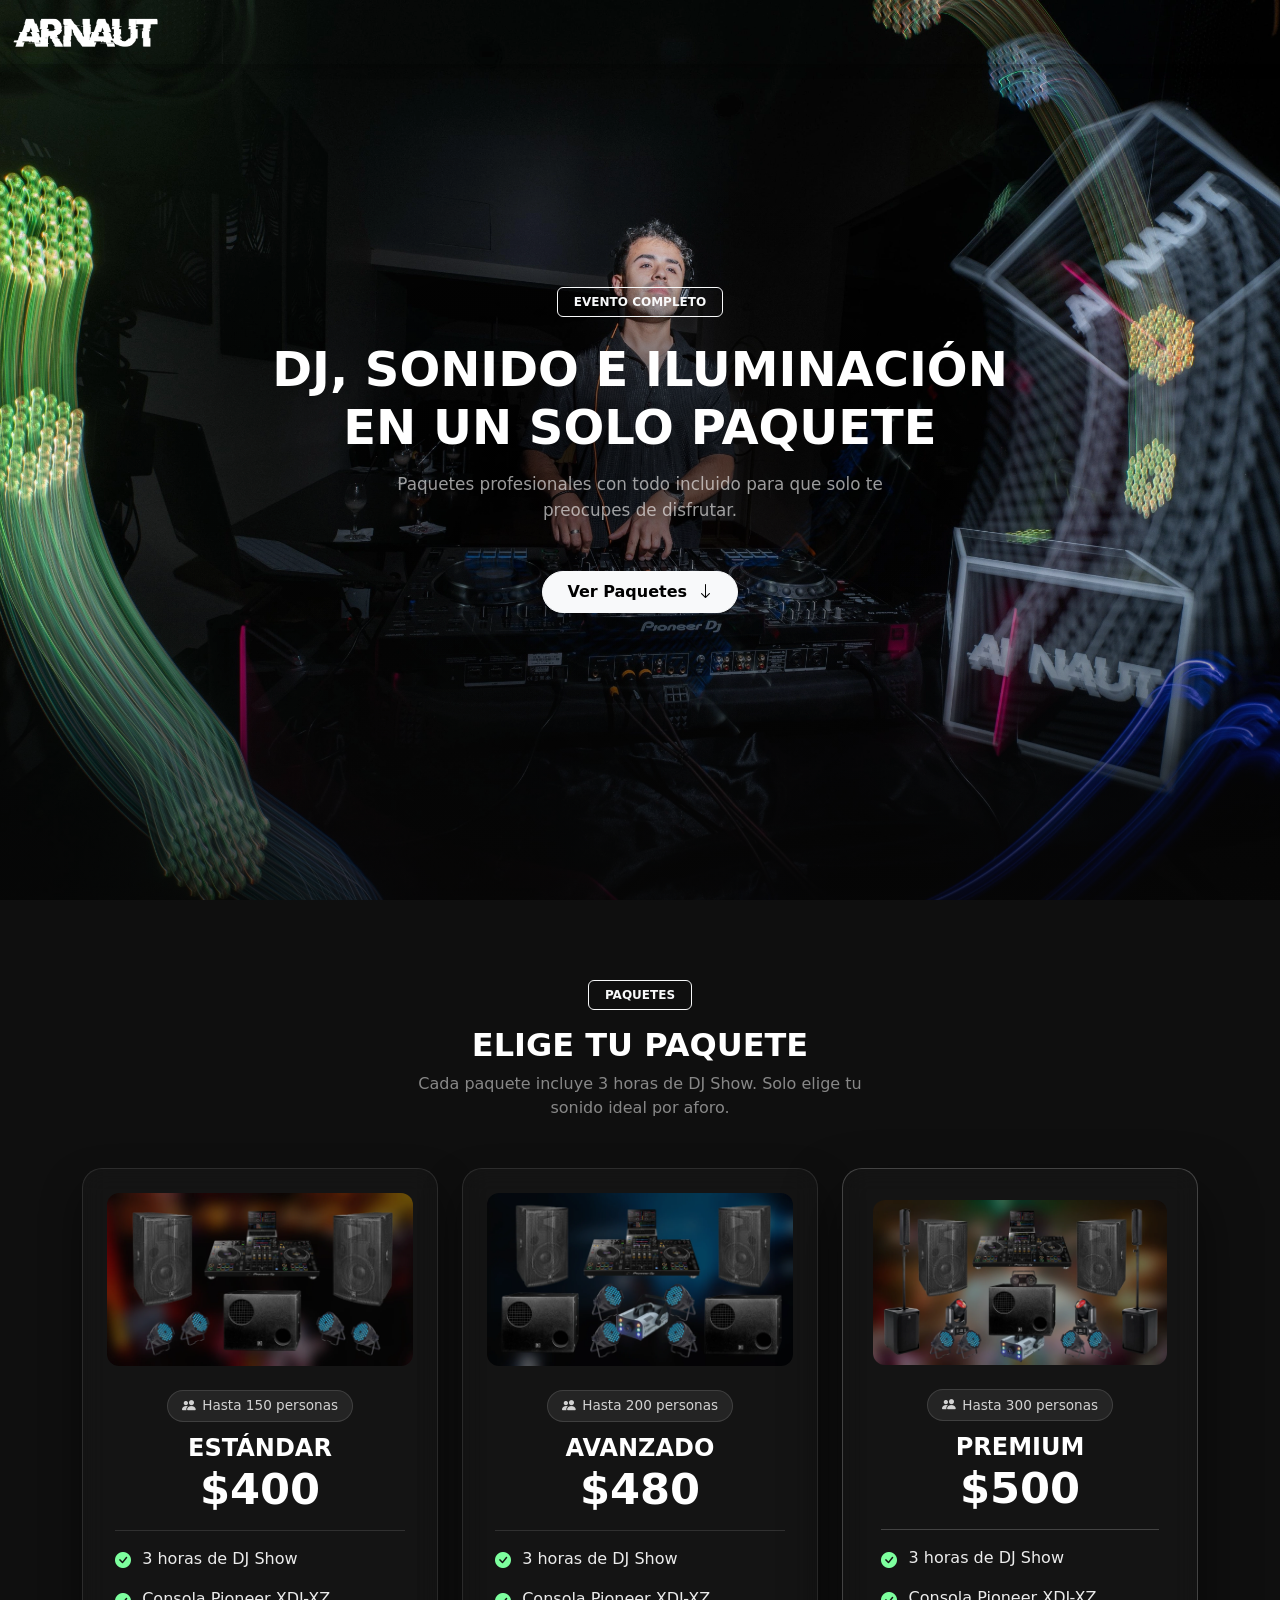
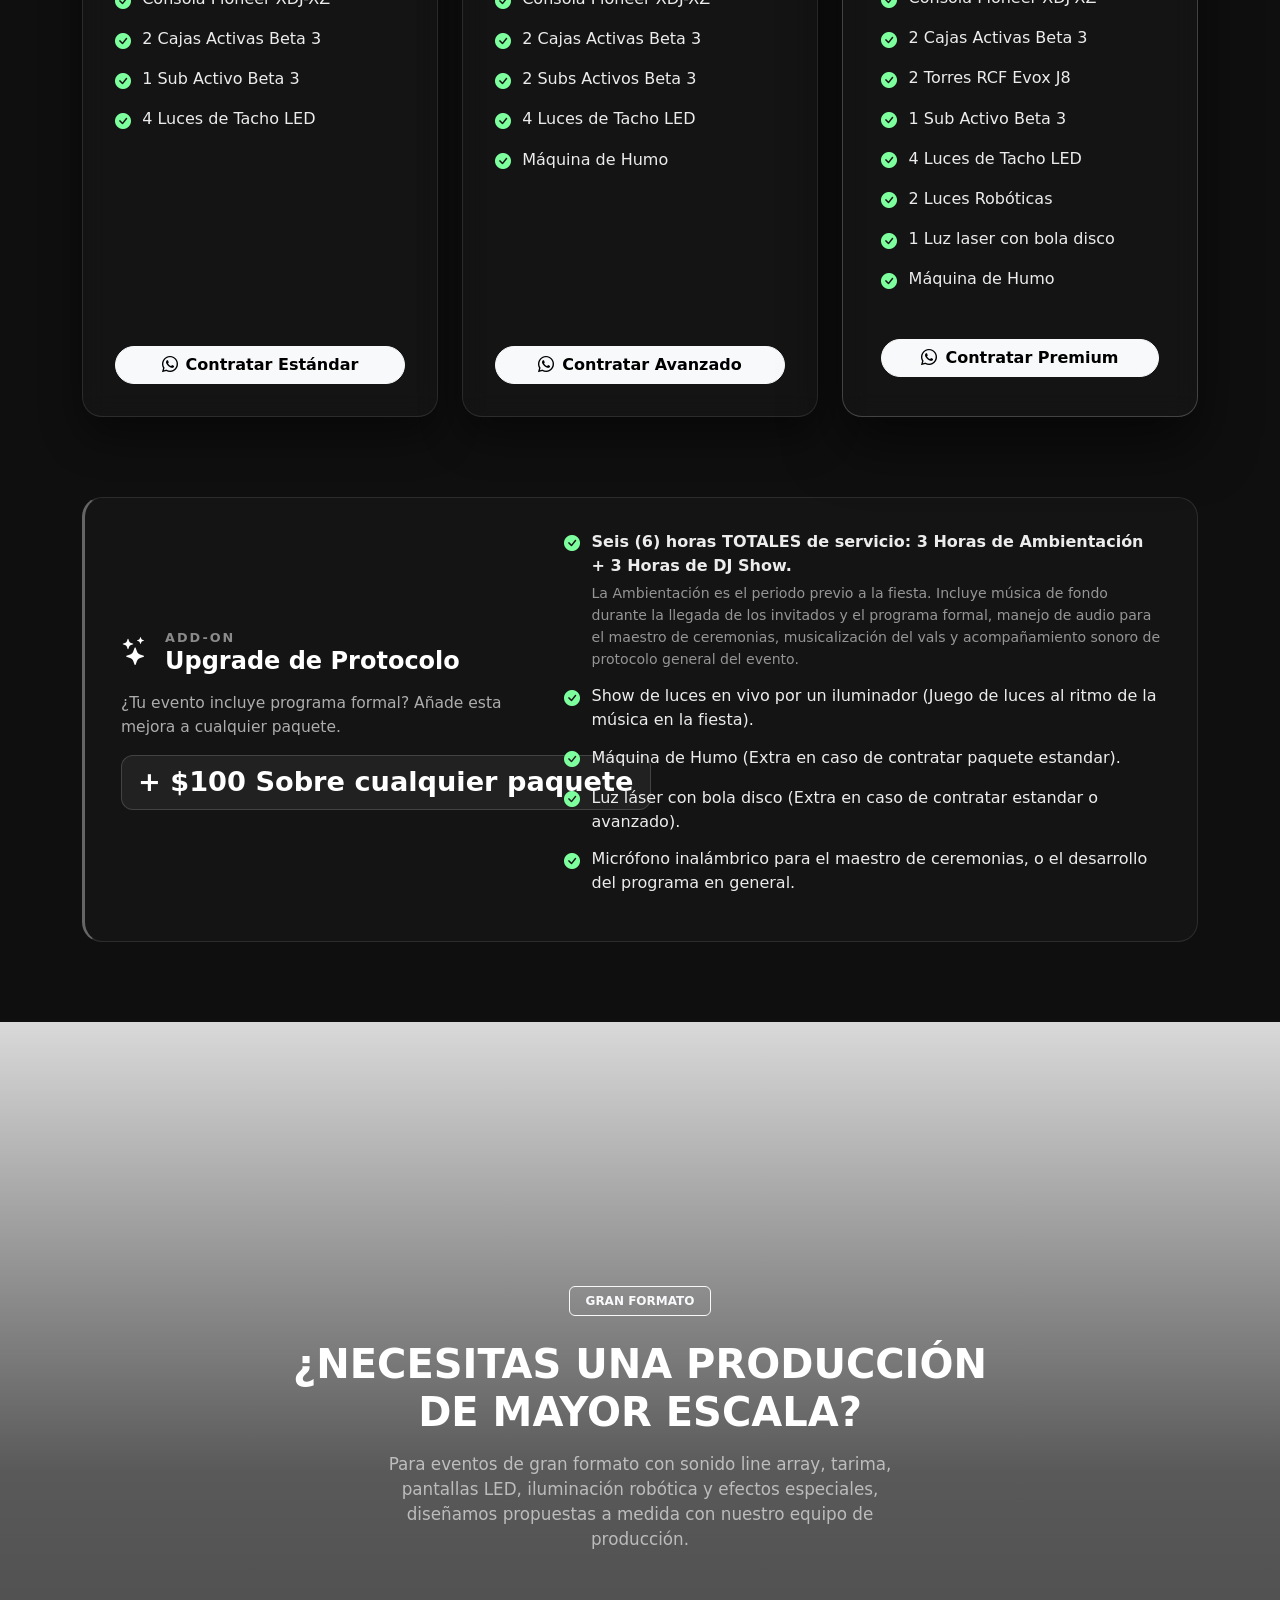
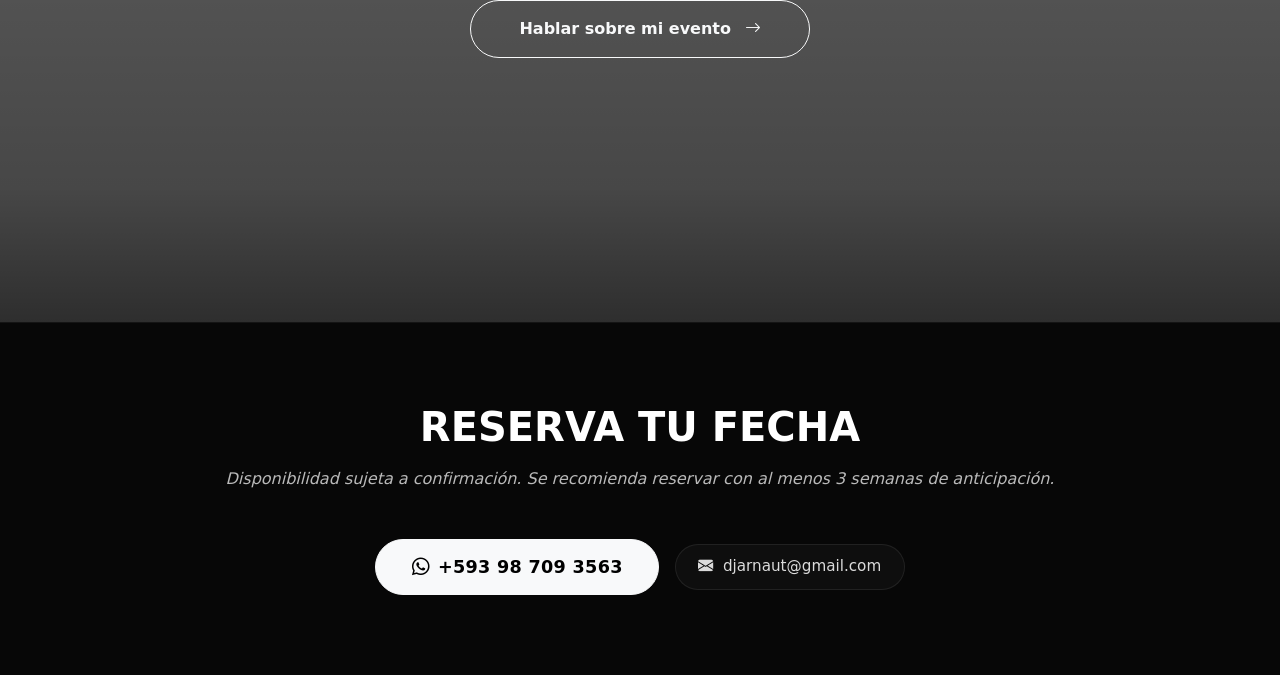
<file: dj/equipos/index.html>
<!doctype html>
<html lang="es">

<head>
    <meta charset="utf-8">
    <meta name="viewport" content="width=device-width, initial-scale=1">

    <link href="https://cdn.jsdelivr.net/npm/bootstrap@5.3.3/dist/css/bootstrap.min.css" rel="stylesheet"
        integrity="sha384-QWTKZyjpPEjISv5WaRU9OFeRpok6YctnYmDr5pNlyT2bRjXh0JMhjY6hW+ALEwIH" crossorigin="anonymous">
    <link rel="stylesheet" href="../../styles/style.css">
    <link rel="stylesheet" href="https://cdn.jsdelivr.net/npm/bootstrap-icons@1.11.3/font/bootstrap-icons.min.css">
    <link rel="icon" type="image/png" href="../../images/ico.png">

    <title>Cotización | Arnaut</title>
    <meta name="description" content="Paquetes de DJ, sonido e iluminación para eventos. Todo incluido.">
    <meta name="robots" content="noindex, nofollow">

    <!-- OPEN GRAPH (WhatsApp / Facebook) -->
    <meta property="og:title" content="Cotización | Arnaut">
    <meta property="og:description" content="Paquetes de DJ, sonido e iluminación para eventos. Todo incluido.">
    <meta property="og:image" content="../../images/mis-equipos.webp">
    <meta property="og:image:width" content="1200">
    <meta property="og:image:height" content="630">
    <meta property="og:url" content="https://arnaut.ec/dj/equipos/">
    <meta property="og:type" content="website">

    <!-- Twitter -->
    <meta name="twitter:card" content="summary_large_image">
    <meta name="twitter:title" content="Cotización | Arnaut">
    <meta name="twitter:description" content="Paquetes de DJ, sonido e iluminación para eventos. Todo incluido.">
    <meta name="twitter:image" content="../../images/mis-equipos.webp">
</head>

<body>

    <nav class="navbar navbar-dark fixed-top">
        <div class="container-fluid justify-content-center justify-content-lg-start">
            <a class="navbar-brand" href="../../">
                <img src="../../images/logo.webp" alt="Logo Arnaut" height="35" class="d-inline-block align-text-top">
            </a>
        </div>
    </nav>

    <main>

        <!-- ===================== SECCIÓN 1 — HERO ===================== -->
        <section id="equipos-hero">
            <div class="container text-center">
                <span class="badge border border-light text-light px-3 py-2 text-uppercase mb-4">Evento Completo</span>
                <h1 class="display-5 fw-bold text-white text-uppercase mb-3">
                    DJ, Sonido e Iluminación<br>en un solo paquete
                </h1>
                <p class="mb-5 mx-auto" style="color:rgba(255,255,255,0.6); max-width:520px; font-size:1.05rem;">
                    Paquetes profesionales con todo incluido para que solo te preocupes de disfrutar.
                </p>
                <a href="#paquetes" class="btn btn-light rounded-pill px-4 py-2 fw-semibold">
                    Ver Paquetes <i class="bi bi-arrow-down ms-1"></i>
                </a>
            </div>
        </section>

        <!-- ===================== SECCIÓN 2 — PAQUETES ===================== -->
        <section id="paquetes">
            <div class="container">
                <div class="text-center mb-5">
                    <span class="badge border border-light text-light px-3 py-2 text-uppercase mb-3">Paquetes</span>
                    <h2 class="text-uppercase fw-bold text-white mb-2">Elige tu paquete</h2>
                    <p style="color:rgba(255,255,255,0.5); max-width:480px;" class="mx-auto mb-0">
                        Cada paquete incluye 3 horas de DJ Show. Solo elige tu sonido ideal por aforo.
                    </p>
                </div>

                <div class="row g-4 justify-content-center align-items-stretch">

                    <!-- PAQUETE ESTÁNDAR -->
                    <div class="col-lg-4 col-md-6 d-flex">
                        <article class="dj-price-card h-100 d-flex flex-column w-100">

                            <div class="pkg-card-img-wrap">
                                <!-- REEMPLAZAR: imagen de stock del equipo Estándar -->
                                <img src="../../images/equipos_estandar.webp" alt="Equipo de sonido paquete estándar">
                            </div>

                            <div class="dj-price-card-top text-center pb-3 mb-3">
                                <span class="pkg-aforo-badge">
                                    <i class="bi bi-people-fill"></i> Hasta 150 personas
                                </span>
                                <h3 class="h4 text-white fw-bold mb-1 text-uppercase">Estándar</h3>
                                <p class="dj-price-value mb-0">$400</p>
                            </div>

                            <ul class="list-unstyled dj-feature-list flex-grow-1">
                                <li><i class="bi bi-check-circle-fill"></i> 3 horas de DJ Show</li>
                                <li><i class="bi bi-check-circle-fill"></i> Consola Pioneer XDJ-XZ</li>
                                <li><i class="bi bi-check-circle-fill"></i> 2 Cajas Activas Beta 3</li>
                                <li><i class="bi bi-check-circle-fill"></i> 1 Sub Activo Beta 3</li>
                                <li><i class="bi bi-check-circle-fill"></i> 4 Luces de Tacho LED</li>
                            </ul>

                            <a href="https://wa.me/593987093563?text=Hola%20Arnaut%2C%20me%20interesa%20el%20Paquete%20Est%C3%A1ndar%20(%24400)%20para%20mi%20evento."
                                target="_blank" rel="noopener noreferrer"
                                class="btn btn-light rounded-pill w-100 fw-bold mt-3">
                                <i class="bi bi-whatsapp me-2"></i>Contratar Estándar
                            </a>
                        </article>
                    </div>

                    <!-- PAQUETE AVANZADO -->
                    <div class="col-lg-4 col-md-6 d-flex">
                        <article class="dj-price-card h-100 d-flex flex-column w-100">

                            <div class="pkg-card-img-wrap">
                                <!-- REEMPLAZAR: imagen de stock del equipo Avanzado -->
                                <img src="../../images/equipos_avanzado.webp" alt="Equipo de sonido paquete avanzado">
                            </div>

                            <div class="dj-price-card-top text-center pb-3 mb-3">
                                <span class="pkg-aforo-badge">
                                    <i class="bi bi-people-fill"></i> Hasta 200 personas
                                </span>
                                <h3 class="h4 text-white fw-bold mb-1 text-uppercase">Avanzado</h3>
                                <p class="dj-price-value mb-0">$480</p>
                            </div>

                            <ul class="list-unstyled dj-feature-list flex-grow-1">
                                <li><i class="bi bi-check-circle-fill"></i> 3 horas de DJ Show</li>
                                <li><i class="bi bi-check-circle-fill"></i> Consola Pioneer XDJ-XZ</li>
                                <li><i class="bi bi-check-circle-fill"></i> 2 Cajas Activas Beta 3</li>
                                <li><i class="bi bi-check-circle-fill"></i> 2 Subs Activos Beta 3</li>
                                <li><i class="bi bi-check-circle-fill"></i> 4 Luces de Tacho LED</li>

                                <li><i class="bi bi-check-circle-fill"></i> Máquina de Humo</li>
                            </ul>

                            <a href="https://wa.me/593987093563?text=Hola%20Arnaut%2C%20me%20interesa%20el%20Paquete%20Avanzado%20(%24480)%20para%20mi%20evento."
                                target="_blank" rel="noopener noreferrer"
                                class="btn btn-light rounded-pill w-100 fw-bold mt-3">
                                <i class="bi bi-whatsapp me-2"></i>Contratar Avanzado
                            </a>
                        </article>
                    </div>

                    <!-- PAQUETE PREMIUM -->
                    <div class="col-lg-4 col-md-6 d-flex">
                        <article class="dj-price-card dj-anchor-card h-100 d-flex flex-column w-100">

                            <div class="pkg-card-img-wrap">
                                <!-- REEMPLAZAR: imagen de stock del equipo Premium -->
                                <img src="../../images/equipos_premium.webp" alt="Equipo de sonido paquete premium">
                            </div>

                            <div class="dj-price-card-top text-center pb-3 mb-3">
                                <span class="pkg-aforo-badge">
                                    <i class="bi bi-people-fill"></i> Hasta 300 personas
                                </span>
                                <h3 class="h4 text-white fw-bold mb-1 text-uppercase">Premium</h3>
                                <p class="dj-price-value mb-0">$500</p>
                            </div>

                            <ul class="list-unstyled dj-feature-list flex-grow-1">
                                <li><i class="bi bi-check-circle-fill"></i> 3 horas de DJ Show</li>
                                <li><i class="bi bi-check-circle-fill"></i> Consola Pioneer XDJ-XZ</li>
                                <li><i class="bi bi-check-circle-fill"></i> 2 Cajas Activas Beta 3</li>
                                <li><i class="bi bi-check-circle-fill"></i> 2 Torres RCF Evox J8</li>
                                <li><i class="bi bi-check-circle-fill"></i> 1 Sub Activo Beta 3</li>

                                <li><i class="bi bi-check-circle-fill"></i> 4 Luces de Tacho LED</li>
                                <li><i class="bi bi-check-circle-fill"></i> 2 Luces Robóticas</li>
                                <li><i class="bi bi-check-circle-fill"></i> 1 Luz laser con bola disco</li>

                                <li><i class="bi bi-check-circle-fill"></i> Máquina de Humo</li>
                            </ul>

                            <a href="https://wa.me/593987093563?text=Hola%20Arnaut%2C%20me%20interesa%20el%20Paquete%20Premium%20(%24500)%20para%20mi%20evento."
                                target="_blank" rel="noopener noreferrer"
                                class="btn btn-light rounded-pill w-100 fw-bold mt-3">
                                <i class="bi bi-whatsapp me-2"></i>Contratar Premium
                            </a>
                        </article>
                    </div>

                </div>
            </div>
        </section>

        <!-- ===================== SECCIÓN 3 — UPGRADE DE PROTOCOLO ===================== -->
        <section id="upgrade">
            <div class="container">
                <div class="upgrade-banner">
                    <div class="row g-4 align-items-center">

                        <div class="col-lg-5">
                            <div class="d-flex align-items-center gap-3 mb-3">
                                <i class="bi bi-stars fs-3 text-white"></i>
                                <div>
                                    <p class="text-uppercase fw-bold mb-0"
                                        style="font-size:0.8rem; letter-spacing:2px; color:rgba(255,255,255,0.5);">
                                        Add-on</p>
                                    <h3 class="h4 text-white fw-bold mb-0">Upgrade de Protocolo</h3>
                                </div>
                            </div>
                            <p style="color:rgba(255,255,255,0.65); font-size:0.97rem;" class="mb-3">
                                ¿Tu evento incluye programa formal? Añade esta mejora a cualquier paquete.
                            </p>
                            <span class="upgrade-price-tag">+ $100 Sobre cualquier paquete</span>
                        </div>

                        <div class="col-lg-7">
                            <ul class="list-unstyled dj-feature-list mb-0">
                                <li>
                                    <i class="bi bi-check-circle-fill"></i>
                                    <strong>Seis (6) horas TOTALES de servicio: 3 Horas de Ambientación + 3
                                        Horas de DJ Show.</strong>
                                    <p class="upgrade-detail-note">
                                        La Ambientación es el periodo previo a la fiesta. Incluye música de
                                        fondo durante la llegada de los invitados y el programa formal, manejo de audio
                                        para el maestro de
                                        ceremonias, musicalización del vals y acompañamiento sonoro de protocolo general
                                        del
                                        evento.
                                    </p>
                                </li>
                                <li><i class="bi bi-check-circle-fill"></i> Show de luces en vivo por un iluminador
                                    (Juego de luces al ritmo de la música en la fiesta).</li>
                                <li><i class="bi bi-check-circle-fill"></i> Máquina de Humo (Extra en caso de contratar
                                    paquete estandar).</li>
                                <li><i class="bi bi-check-circle-fill"></i> Luz láser con bola disco
                                    (Extra en caso de contratar estandar o avanzado).</li>

                                <li><i class="bi bi-check-circle-fill"></i> Micrófono inalámbrico para el maestro de
                                    ceremonias, o el desarrollo del programa en general.</li>
                            </ul>
                        </div>

                    </div>
                </div>
            </div>
        </section>

        <!-- ===================== SECCIÓN 4 — PRODUCCIÓN MAYOR ===================== -->
        <section id="produccion-mayor">
            <div class="container text-center">
                <span class="badge border border-light text-light px-3 py-2 text-uppercase mb-4">Gran Formato</span>
                <h2 class="display-6 fw-bold text-white text-uppercase mb-3">
                    ¿Necesitas una producción<br>de mayor escala?
                </h2>
                <p class="mb-5 mx-auto" style="color:rgba(255,255,255,0.6); max-width:560px; font-size:1.05rem;">
                    Para eventos de gran formato con sonido line array, tarima, pantallas LED, iluminación robótica y
                    efectos
                    especiales, diseñamos propuestas a medida con nuestro equipo de producción.
                </p>
                <a href="https://wa.me/593987093563?text=Hola%20Arnaut%2C%20necesito%20una%20cotizaci%C3%B3n%20personalizada%20para%20un%20evento%20de%20gran%20formato."
                    target="_blank" rel="noopener noreferrer"
                    class="btn btn-outline-light rounded-pill px-5 py-3 fw-semibold">
                    Hablar sobre mi evento <i class="bi bi-arrow-right ms-2"></i>
                </a>
            </div>
        </section>

        <!-- ===================== SECCIÓN 5 — BOOKING FINAL ===================== -->
        <section id="booking-final">
            <div class="container text-center">
                <h2 class="display-6 fw-bold text-white text-uppercase mb-3">Reserva tu fecha</h2>
                <p class="mb-5 mx-auto dj-scarcity-note">
                    <em>Disponibilidad sujeta a confirmación. Se recomienda reservar con al menos 3 semanas de
                        anticipación.</em>
                </p>

                <div class="d-flex flex-column flex-sm-row gap-3 justify-content-center align-items-center">
                    <a href="https://wa.me/593987093563" target="_blank" rel="noopener noreferrer"
                        class="btn btn-light rounded-pill wa-cta-btn">
                        <i class="bi bi-whatsapp me-2"></i>+593 98 709 3563
                    </a>
                    <a href="mailto:djarnaut@gmail.com" class="contact-pill">
                        <i class="bi bi-envelope-fill"></i>djarnaut@gmail.com
                    </a>
                </div>
            </div>
        </section>

    </main>

    <script src="https://cdn.jsdelivr.net/npm/bootstrap@5.3.3/dist/js/bootstrap.bundle.min.js"
        integrity="sha384-YvpcrYf0tY3lHB60NNkmXc5s9fDVZLESaAA55NDzOxhy9GkcIdslK1eN7N6jIeHz"
        crossorigin="anonymous"></script>
    <script src="../../js/script.js"></script>

</body>

</html>
</file>
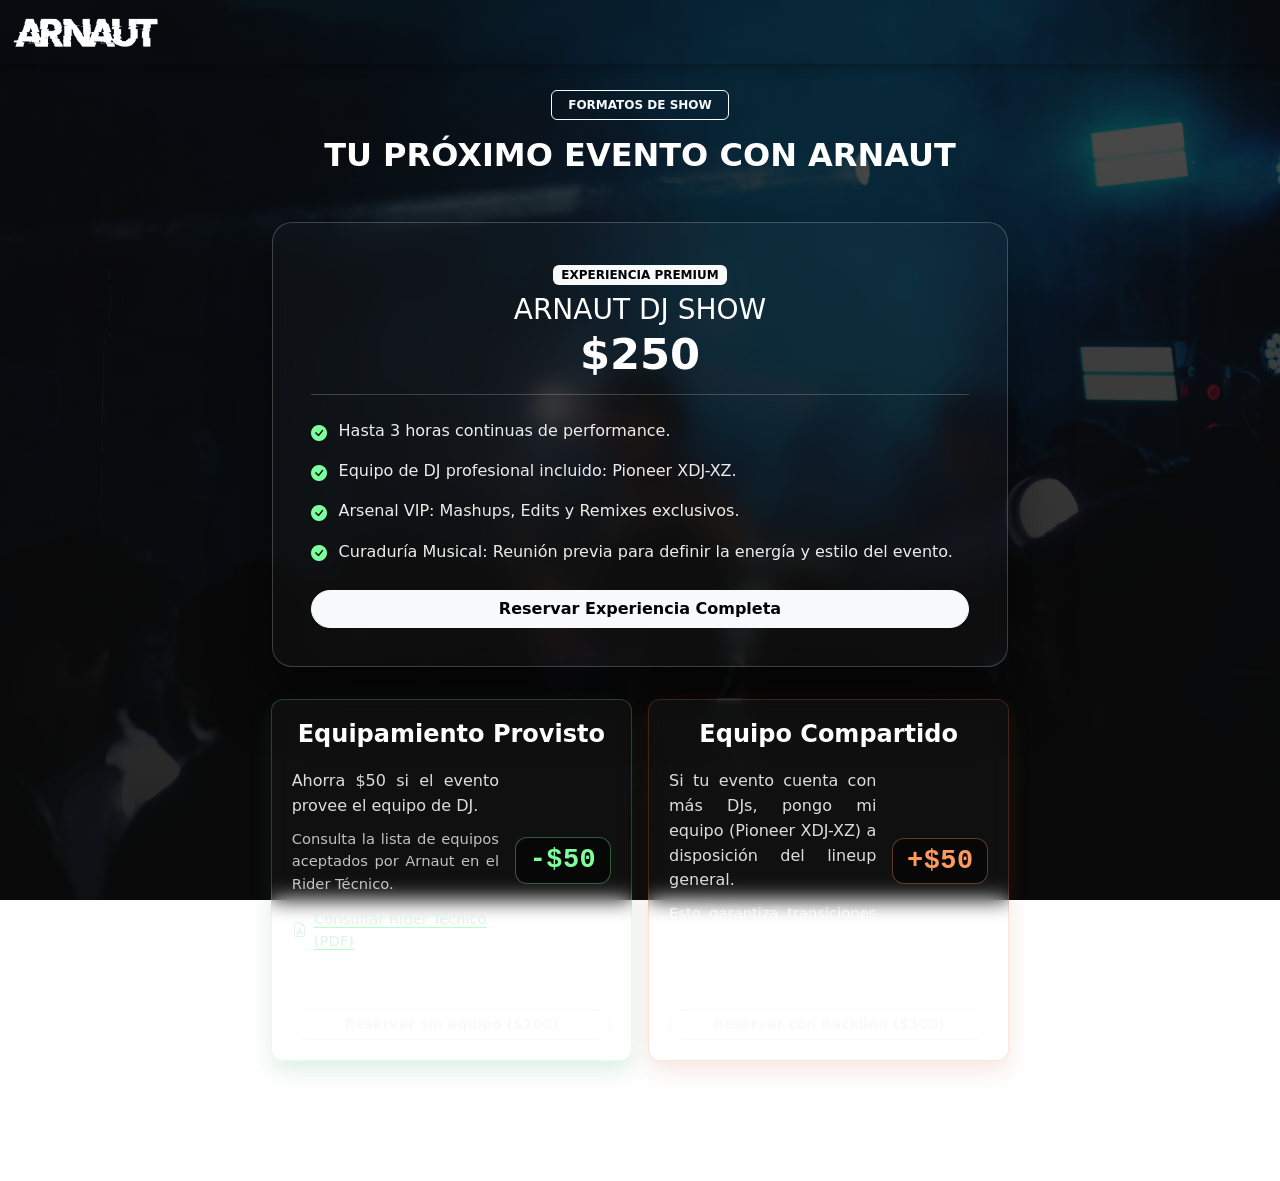
<file: dj/performance/index.html>
<!doctype html>
<html lang="es">

<head>
    <meta charset="utf-8">
    <meta name="viewport" content="width=device-width, initial-scale=1">

    <link href="https://cdn.jsdelivr.net/npm/bootstrap@5.3.3/dist/css/bootstrap.min.css" rel="stylesheet"
        integrity="sha384-QWTKZyjpPEjISv5WaRU9OFeRpok6YctnYmDr5pNlyT2bRjXh0JMhjY6hW+ALEwIH" crossorigin="anonymous">

    <link rel="stylesheet" href="../../styles/style.css">

    <link rel="stylesheet" href="https://cdn.jsdelivr.net/npm/bootstrap-icons@1.11.3/font/bootstrap-icons.min.css">

    <title>Cotización | Arnaut</title>

    <link rel="icon" type="image/png" href="../../images/ico.png">

    <meta name="description"
        content="Cotización privada de ARNAUT para eventos, bodas, clubes y festivales. Reserva tu fecha con formato All-In o Club/Festival.">
    <meta name="robots" content="noindex, nofollow">
    <meta name="keywords" content="DJ, Arnaut, cotización privada, bodas, eventos, club, festival">
    <meta name="author" content="ARNAUT">

    <meta property="og:title" content="Cotización | Arnaut">
    <meta property="og:description" content="Asegura la fecha de tu evento con una experiencia musical de alto nivel.">
    <meta property="og:image" content="../../images/fullSetThubail.webp">
    <meta property="og:image:width" content="1200">
    <meta property="og:image:height" content="630">
    <meta property="og:url" content="https://arnaut.ec/dj/performance/">
    <meta property="og:type" content="website">

    <meta name="twitter:card" content="summary_large_image">
    <meta name="twitter:title" content="Cotización | Arnaut">
    <meta name="twitter:description" content="Asegura la fecha de tu evento con una experiencia musical de alto nivel.">
    <meta name="twitter:image" content="../../images/fullSetThubail.webp">
</head>

<body>

    <nav class="navbar navbar-dark fixed-top">
        <div class="container-fluid justify-content-center justify-content-lg-start">
            <a class="navbar-brand" href="../../">
                <img src="../../images/logo.webp" alt="Logo Arnaut" height="35" class="d-inline-block align-text-top">
            </a>
        </div>
    </nav>



    <main>
        <section id="formatos-show"
            class="py-5 min-vh-100 d-flex align-items-center dj-pricing-section dj-pricing-section--performance">
            <div class="container">
                <div class="text-center mb-5">
                    <span class="badge border border-light text-light px-3 py-2 text-uppercase mb-3">Formatos de
                        Show</span>
                    <h2 class="text-uppercase fw-bold mb-3">Tu próximo evento con ARNAUT</h2>

                </div>

                <div class="row g-4 justify-content-center">
                    <div class="col-lg-8">
                        <article class="dj-price-card dj-anchor-card h-100">
                            <div class="dj-price-card-top text-center">
                                <span class="badge bg-light text-black mb-2 text-uppercase">Experiencia Premium</span>
                                <h3 class="h3 text-white mb-1">ARNAUT DJ SHOW</h3>
                                <p class="dj-price-value mb-0">$250</p>
                            </div>
                            <ul class="list-unstyled dj-feature-list my-4">
                                <li><i class="bi bi-check-circle-fill"></i> Hasta 3 horas continuas de performance.</li>
                                <li><i class="bi bi-check-circle-fill"></i> Equipo de DJ profesional incluido: Pioneer
                                    XDJ-XZ.</li>
                                <li><i class="bi bi-check-circle-fill"></i> Arsenal VIP: Mashups, Edits y Remixes
                                    exclusivos.</li>
                                <li><i class="bi bi-check-circle-fill"></i> Curaduría Musical: Reunión previa para
                                    definir la energía y estilo del evento.</li>
                            </ul>
                            <a href="https://wa.me/593987093563?text=Hola%20Arnaut%2C%20me%20interesa%20reservar%20el%20DJ%20Show%20Premium%20($250)."
                                target="_blank" rel="noopener noreferrer"
                                class="btn btn-light rounded-pill w-100 fw-bold">Reservar
                                Experiencia
                                Completa</a>
                        </article>
                    </div>
                </div>

                <div class="row g-3 justify-content-center mt-3">
                    <div class="col-lg-4 col-md-6">
                        <article class="dj-logistics-card dj-logistics-card-bonus h-100 d-flex flex-column">
                            <div class="dj-logistics-layout">
                                <div class="dj-logistics-title">
                                    <h4 class="h4 fw-bold mb-2 text-center">Equipamiento Provisto</h4>
                                </div>

                                <div class="dj-logistics-price-badge"
                                    aria-label="Ajuste de precio menos cincuenta dolares">-$50</div>

                                <div class="dj-logistics-copy">
                                    <p class="mb-0">Ahorra $50 si el evento provee el equipo de DJ.</p>
                                    <p class="dj-logistics-note mb-0">Consulta la lista de equipos aceptados por Arnaut
                                        en el
                                        Rider Técnico.</p>
                                    <a class="dj-rider-link" href="../../docs/ARNAUT_Tech_Rider_2026.pdf"
                                        download="ARNAUT_Tech_Rider_2026.pdf">
                                        <i class="bi bi-file-earmark-pdf"></i>
                                        Consultar Rider Técnico (PDF)
                                    </a>
                                </div>
                            </div>

                            <div class="mt-auto pt-3">
                                <a href="https://wa.me/593987093563?text=Hola%20Arnaut%2C%20tengo%20equipos%20para%20el%20evento%20y%20quiero%20reservar%20el%20show%20con%20el%20descuento%20logistico%20($200)."
                                    target="_blank" rel="noopener noreferrer"
                                    class="btn btn-outline-light rounded-pill w-100 btn-sm fw-bold">Reservar sin equipo
                                    ($200)</a>
                            </div>
                        </article>
                    </div>
                    <div class="col-lg-4 col-md-6">
                        <article class="dj-logistics-card dj-logistics-card-upsell h-100 d-flex flex-column">
                            <div class="dj-logistics-layout">
                                <div class="dj-logistics-title">
                                    <h4 class="h4 fw-bold mb-2 text-center">Equipo Compartido</h4>
                                </div>

                                <div class="dj-logistics-price-badge"
                                    aria-label="Ajuste de precio mas cincuenta dolares">+$50</div>

                                <div class="dj-logistics-copy">
                                    <p class="mb-0">Si tu evento cuenta con más DJs, pongo mi equipo (Pioneer XDJ-XZ) a
                                        disposición del lineup general.</p>
                                    <p class="dj-logistics-note mb-0">Esto garantiza transiciones fluidas y sin cortes
                                        de música durante todo el evento.</p>
                                </div>
                            </div>

                            <div class="mt-auto pt-3">
                                <a href="https://wa.me/593987093563?text=Hola%20Arnaut%2C%20quiero%20reservar%20el%20show%20con%20Backline%20Compartido%20para%20mas%20DJs%20($300)."
                                    target="_blank" rel="noopener noreferrer"
                                    class="btn btn-outline-light rounded-pill w-100 btn-sm fw-bold">Reservar con
                                    Backline ($300)</a>
                            </div>
                        </article>
                    </div>
                </div>

                <p class="text-center dj-scarcity-note mb-0 mt-4"><em>Disponibilidad sujeta a confirmación. Debido al
                        alto volumen de presentaciones, se recomienda reservar con al menos 3 semanas de
                        anticipación.</em></p>
            </div>
        </section>


    </main>

    <script src="https://cdn.jsdelivr.net/npm/bootstrap@5.3.3/dist/js/bootstrap.bundle.min.js"
        integrity="sha384-YvpcrYf0tY3lHB60NNkmXc5s9fDVZLESaAA55NDzOxhy9GkcIdslK1eN7N6jIeHz"
        crossorigin="anonymous"></script>

    <script src="../../js/script.js"></script>

</body>

</html>
</file>
<file: styles/style.css>
:root {
    /* Glassmorphism — 3 niveles semánticos */
    --glass-1-bg: rgba(255, 255, 255, 0.03);
    /* tarjetas principales */
    --glass-1-blur: blur(15px);
    --glass-1-border: 1px solid rgba(255, 255, 255, 0.12);

    --glass-2-bg: rgba(255, 255, 255, 0.025);
    /* tarjetas de precio */
    --glass-2-blur: blur(12px);
    --glass-2-border: 1px solid rgba(255, 255, 255, 0.10);

    --glass-3-bg: rgba(255, 255, 255, 0.03);
    /* píldoras y accesorios */
    --glass-3-blur: blur(10px);
    --glass-3-border: 1px solid rgba(255, 255, 255, 0.08);

    /* Border radius — 4 valores */
    --radius-pill: 50px;
    /* píldoras, stat badges */
    --radius-video: 40px;
    /* miniaturas de video */
    --radius-card: 20px;
    /* tarjetas principales */
    --radius-sm: 12px;
    /* elementos internos y badges */

    /* Colores de fondo oscuro — 3 niveles */
    --clr-bg-1: 7, 7, 7;
    /* #070707 — más oscuro */
    --clr-bg-2: 15, 15, 15;
    /* #0f0f0f — oscuro */
    --clr-bg-3: 10, 10, 10;
    /* #0a0a0a — intermedio */
}

html {
    scroll-behavior: smooth;
    /* Eliminamos el scroll-padding-top global de aquí */
}

/* Utilidades globales */
.tracking-wide {
    letter-spacing: 2px;
}

.transition-color {
    transition: color 0.3s ease;
}

/* 1. Le damos el margen superior a TODAS las secciones por defecto */
section,
footer {
    scroll-margin-top: 55px;
}

/* 2. EXCEPCIÓN: Las secciones inmersivas deben tocar el techo (0px) para que la barra transparente se superponga al fondo */
#el-show,
#video,
#booking,
#equipos-hero,
#produccion-mayor {
    scroll-margin-top: 0px !important;
}

.navbar {
    background-color: transparent;
    box-shadow: 0px 4px 10px rgba(0, 0, 0, 0.25);

    /* Transición suave para el cambio de color */
    transition: background-color 0.3s ease-in-out;
}

.navbar-solid {
    background-color: #212529 !important;
    /* Color exacto de 'bg-dark' */
}

.navbar .nav-link,
.navbar .navbar-brand {
    color: #fff !important;
}

.navbar .nav-link:hover {
    color: #f1f1f1 !important;
}





/* Efecto interactivo para los botones principales de la web */
.hero-section .btn,
#el-show .btn,
#musica .btn,
#video .btn {
    transition: all 0.3s cubic-bezier(0.175, 0.885, 0.32, 1.275);
}

.hero-section .btn:hover,
#el-show .btn:hover,
#musica .btn:hover,
#video .btn:hover {
    transform: scale(1.08);
    box-shadow: 0 10px 25px rgba(0, 0, 0, 0.4);
}





/* HERO SECTION */

.hero-section {

    position: relative;

    /* 100vh significa 100% de la altura de la ventana (Viewport Height) */
    height: 100vh;

    background-image: url('../images/hero-background.webp');

    /* 3. Estilos para la imagen de fondo */
    background-size: cover;
    /* Cubre todo el espacio, sin deformarse */
    background-position: center center;
    /* Centra la imagen */
    background-repeat: no-repeat;
    /* No repetir la imagen */
    background-attachment: fixed;

}

.hero-section::before {
    content: "";
    position: absolute;
    top: 0;
    left: 0;
    width: 100%;
    height: 100%;
    background: linear-gradient(to bottom, rgba(0, 0, 0, 0.8), rgba(0, 0, 0, 0));
    z-index: 0;
}

/* Logo de la portada sobre el fondo */
.hero-logo {
    max-width: 500px;
    width: 80%;
}

/* Contenedor para el logo y subtítulo en el Hero */
.hero-content-container {
    padding-top: 100px;
    position: relative;
    z-index: 1;
}


/*
  SOLUCIÓN "HAND-OFF" PARA EL LOGO (Controlado por JavaScript)
*/

/* Transición suave al logo de la barra */
.navbar-brand {
    transition: opacity 0.3s ease-in-out;
}

/* Oculta el logo SÓLO cuando JS le añade la clase .hide-logo */
.navbar.hide-logo .navbar-brand {
    opacity: 0;
    pointer-events: none;
}





/* SHOW SECTION */

/* Fondo inmersivo para la sección El Show */
#el-show {
    background-image: linear-gradient(rgba(var(--clr-bg-2), 0.512), rgba(var(--clr-bg-2), 0.8)), url('../images/showSection.webp');
    background-size: cover;
    background-position: center;
    background-attachment: fixed;
    /* Esto crea un efecto "parallax" súper elegante al hacer scroll */
}

/* --- ESTILO PREMIUM PARA LAS TARJETAS DE EL SHOW --- */
#el-show .card {
    border: none;
    /* Quitamos el borde gris feo por defecto */
    border-radius: var(--radius-card);
    /* Esquinas muy redondeadas, igual que el video */
    box-shadow: 0px 15px 35px rgba(0, 0, 0, 0.5);
    /* La sombra difusa que crea el efecto flotante */
    overflow: hidden;
    /* OBLIGATORIO: Evita que el fondo blanco de la tarjeta se salga por las esquinas redondas */
    transition: transform 0.4s cubic-bezier(0.175, 0.885, 0.32, 1.275), box-shadow 0.4s ease;
}

/* Efecto hover interactivo: la tarjeta "salta" hacia ti al pasar el ratón */
#el-show .card:hover {
    transform: translateY(-12px);
    box-shadow: 0px 25px 45px rgba(0, 0, 0, 0.8);
}

/* Limpieza del encabezado de la tarjeta */
#el-show .card-header {
    border-bottom: none;
    /* Quitamos la línea divisoria para un look más limpio */
    padding-top: 1.5rem;
    /* Le damos más aire arriba */
    background-color: transparent !important;
    /* Para que herede el blanco sin problemas */
}






/* --- ESTILOS PARA EL LIVE SET (Fondo de Video) --- */
.video-background-section {
    position: relative;
    overflow: hidden;
    color: white;
}

.video-background-section video {
    position: absolute;
    top: 50%;
    left: 50%;
    min-width: 100%;
    min-height: 100%;
    width: auto;
    height: auto;
    transform: translateX(-50%) translateY(-50%);
    z-index: 0;
    object-fit: cover;
    /* Asegura que el video llene el espacio sin deformarse */
}

.video-overlay {
    position: absolute;
    top: 0;
    left: 0;
    width: 100%;
    height: 100%;
    background-color: rgba(var(--clr-bg-2), 0.75);
    /* Oscurece el video para leer el texto */
    z-index: 1;
}

.video-content {
    position: relative;
    z-index: 2;
    /* Pone el contenido por encima del video y el filtro */
}

/* Efecto hover para las miniaturas de video */
.video-card {
    transition: transform 0.3s ease;
    overflow: hidden;
    position: relative;
    border-radius: var(--radius-video);
    /* Bordes mucho más redondeados y modernos */
    box-shadow: 0px 15px 35px rgba(0, 0, 0, 0.6);
    /* Sombra difusa, cero bordes duros */
}

.video-card img {
    border-radius: var(--radius-video);
    transition: all 0.4s ease;
}

@media (hover: hover) {

    /* En PC, la imagen empieza apagada y dramática */
    .video-card img {
        filter: brightness(0.85) saturate(0.6);
    }

    /* Al pasar el ratón, la tarjeta entera flota */
    .video-card:hover {
        transform: translateY(-5px);
    }

    /* Y la imagen estalla en color con un zoom interno */
    .video-card:hover img {
        filter: brightness(1.1) saturate(1.1);
        transform: scale(1.02);
    }
}


/* Definir el formato vertical para Shorts/Reels en Bootstrap */
.ratio-9x16 {
    --bs-aspect-ratio: 177.77%;
    /* Es el resultado de dividir 16 / 9 */
}









/* --- SECCIÓN BOOKING (El "Main Stage") --- */


.bg-black {
    background-color: rgb(var(--clr-bg-1)) !important;
    /* Un negro súper profundo, más oscuro que el bg-dark normal */
}

/* El texto gigante del fondo */
.booking-bg-text {
    font-size: clamp(5rem, 18vw, 20rem);
    /* Se adapta perfectamente al celular y a monitores gigantes */
    font-weight: 900;
    color: rgba(255, 255, 255, 0.02);
    /* Súper transparente para que sea sutil */
    line-height: 1;
    letter-spacing: -5px;
    z-index: 0;
    pointer-events: none;
    /* Evita que el usuario seleccione el texto por error */
}

/* Efecto Glassmorphism (Cristal) para los contactos — nivel 1 */
.glass-card {
    background-color: var(--glass-1-bg);
    backdrop-filter: var(--glass-1-blur);
    -webkit-backdrop-filter: var(--glass-1-blur);
    border: var(--glass-1-border);
    border-radius: var(--radius-card);
    transition: all 0.4s cubic-bezier(0.175, 0.885, 0.32, 1.275);
    /* Animación con un rebote elegante */
}

.glass-card:hover {
    background-color: rgba(255, 255, 255, 0.06);
    transform: translateY(-10px);
    /* La tarjeta flota hacia arriba */
    border-color: rgba(255, 255, 255, 0.2);
    box-shadow: 0 20px 40px rgba(0, 0, 0, 0.8);
}

/* Píldoras de estadísticas sociales para el Footer — nivel 3 */
.glass-stat-pill {
    background: var(--glass-3-bg);
    backdrop-filter: var(--glass-3-blur);
    -webkit-backdrop-filter: var(--glass-3-blur);
    border: var(--glass-3-border);
    border-radius: var(--radius-pill);
    transition: all 0.3s cubic-bezier(0.175, 0.885, 0.32, 1.275);
}

.glass-stat-pill:hover {
    background: rgba(255, 255, 255, 0.15);
    transform: translateY(-5px);
    border-color: rgba(255, 255, 255, 0.3);
    box-shadow: 0 10px 20px rgba(0, 0, 0, 0.5);
}

/* Colores específicos al pasar el ratón para dar un toque premium */
.glass-stat-pill.ig:hover i {
    color: #E1306C !important;
}

.glass-stat-pill.tk:hover i {
    color: #00f2fe !important;
    text-shadow: 2px 0px 0px #fe0979;
}

.glass-stat-pill.fb:hover i {
    color: #1877F2 !important;
}

.glass-stat-pill.yt:hover i {
    color: #FF0000 !important;
}


/*
  =============================================================
  SOLUCIONES EXCLUSIVAS PARA MÓVILES Y TABLETS (Máx 992px)
  =============================================================
*/
@media (hover: none) {

    /* 1. CORRECCIÓN PARALLAX: Evita el pixelado de fondos en iOS/Android */
    .hero-section,
    #el-show {
        background-attachment: scroll !important;
        background-position: center center !important;
    }

    /* 2. CORRECCIÓN EL SHOW: Ajusta el espacio para que no choque con la barra */
    #el-show {
        align-items: flex-start !important;
        padding-top: 100px !important;
        padding-bottom: 80px !important;
    }

    /* 3. CORRECCIÓN BOOKING: Ajusta el espacio del footer */
    #booking {
        justify-content: flex-start !important;
        padding-top: 130px !important;
        padding-bottom: 60px !important;
    }

    /* 4. EFECTO CRISTAL: Barra de navegación difuminada */
    .navbar:not(.navbar-solid) {
        background-color: rgba(var(--clr-bg-2), 0.5) !important;
        backdrop-filter: blur(12px);
        -webkit-backdrop-filter: blur(12px);
        border-bottom: 1px solid rgba(255, 255, 255, 0.05);
    }

}

/* 5. MENÚ DESPLEGABLE: Fondo sólido al abrir el botón de las 3 rayitas */
/* Solo aplica cuando el navbar está realmente colapsado (hamburguesa) */
@media (hover: none) and (max-width: 991.98px) {
    .navbar:not(.navbar-solid) .navbar-collapse {
        background-color: #212529;
        margin-top: 10px;
        padding: 15px;
        border-radius: 0.35rem;
    }
}

/* =========================
   DJ Private Quote Pricing
========================= */
.dj-pricing-section {
    background-image: linear-gradient(rgba(var(--clr-bg-3), 0.72), rgba(var(--clr-bg-3), 0.9)), url('../images/hero-background.webp');
    background-size: cover;
    background-position: center;
    background-attachment: fixed;
    color: #fff;
}

.dj-pricing-section--performance {
    background-image: linear-gradient(rgba(10, 10, 10, 0.72), rgba(10, 10, 10, 0.9)), url('../images/hero-background.webp');
}

.dj-price-card {
    background: var(--glass-2-bg);
    backdrop-filter: var(--glass-2-blur);
    -webkit-backdrop-filter: var(--glass-2-blur);
    border: var(--glass-2-border);
    border-radius: var(--radius-card);
    padding: 2rem;
    box-shadow: 0 20px 40px rgba(0, 0, 0, 0.45);
    transition: transform 0.35s ease, border-color 0.35s ease, box-shadow 0.35s ease;
}

.dj-anchor-card {
    padding: clamp(2rem, 3vw, 2.6rem);
    border-color: rgba(255, 255, 255, 0.2);
    box-shadow: 0 28px 56px rgba(0, 0, 0, 0.55);
}

.dj-anchor-card .dj-price-card-top {
    border-bottom-color: rgba(255, 255, 255, 0.2);
}

.dj-price-card:hover {
    transform: translateY(-8px);
    border-color: rgba(255, 255, 255, 0.3);
    box-shadow: 0 28px 48px rgba(0, 0, 0, 0.6);
}

.dj-price-card-top {
    border-bottom: 1px solid rgba(255, 255, 255, 0.12);
    padding-bottom: 1rem;
}

.dj-price-value {
    font-size: clamp(2rem, 3.8vw, 2.7rem);
    font-weight: 800;
    line-height: 1.1;
    color: #ffffff;
}

.dj-feature-list li {
    display: flex;
    gap: 0.7rem;
    align-items: flex-start;
    margin-bottom: 0.85rem;
    color: rgba(255, 255, 255, 0.92);
}

.dj-feature-list i {
    color: #7dff9e;
    font-size: 1rem;
    margin-top: 0.16rem;
    flex-shrink: 0;
}

.xdjxz-card-img {
    max-width: 100%;
    max-height: 220px;
    object-fit: contain;
    filter: brightness(0.95);
    transition: filter 0.3s ease;
}

.dj-anchor-card:hover .xdjxz-card-img {
    filter: brightness(1.05);
}

@media (max-width: 767.98px) {
    .xdjxz-card-img {
        max-height: 160px;
        margin-top: 0.5rem;
    }
}

.dj-logistics-card {
    background: var(--glass-3-bg);
    backdrop-filter: var(--glass-3-blur);
    -webkit-backdrop-filter: var(--glass-3-blur);
    border: var(--glass-3-border);
    border-radius: var(--radius-sm);
    padding: 1.25rem 1.25rem;
    color: rgba(255, 255, 255, 0.86);
    box-shadow: 0 10px 22px rgba(0, 0, 0, 0.28);
}

.dj-logistics-layout {
    display: grid;
    grid-template-columns: 1fr auto;
    align-items: center;
    column-gap: 1rem;
    row-gap: 0.75rem;
}

.dj-logistics-title {
    grid-column: 1 / -1;
    /* Título centrado en todo el ancho (incluye el badge) */
    text-align: center;
}

.dj-logistics-title h4 {
    text-align: center !important;
}

.dj-logistics-copy {
    grid-column: 1;
}

.dj-logistics-copy p {
    line-height: 1.55;
    text-align: justify;
}

.dj-logistics-price-badge {
    min-width: 96px;
    text-align: center;
    padding: 0.55rem 0.75rem;
    border-radius: var(--radius-sm);
    border: 1px solid rgba(255, 255, 255, 0.12);
    background: rgba(var(--clr-bg-1), 0.78);
    font-family: "SFMono-Regular", Menlo, Monaco, Consolas, "Liberation Mono", "Courier New", monospace;
    font-size: clamp(1.4rem, 2.1vw, 1.8rem);
    font-weight: 800;
    letter-spacing: 0.5px;
    line-height: 1;
    grid-column: 2;
    grid-row: 2;
    /* Evita superponer el badge cuando el título ocupa ambas columnas */
    justify-self: center;
    align-self: center;
}

.dj-logistics-card h4 {
    color: #fff;
}

.dj-logistics-note {
    margin-top: 0.55rem;
    font-size: 0.92rem;
    color: rgba(255, 255, 255, 0.74);
}

.dj-rider-link {
    display: inline-flex;
    align-items: center;
    gap: 0.45rem;
    margin-top: 0.75rem;
    font-size: 0.92rem;
    color: rgba(219, 243, 228, 0.92);
    text-decoration: underline;
    text-decoration-color: rgba(125, 255, 158, 0.55);
    text-underline-offset: 3px;
    transition: color 0.25s ease, text-decoration-color 0.25s ease;
}

.dj-rider-link:hover {
    color: #cffff0;
    text-decoration-color: rgba(125, 255, 158, 0.9);
}

.dj-logistics-card-bonus {
    border-color: rgba(125, 255, 158, 0.22);
    box-shadow: 0 10px 22px rgba(32, 145, 84, 0.14);
}

.dj-logistics-card-bonus .dj-logistics-price-badge {
    color: #7dff9e;
    border-color: rgba(125, 255, 158, 0.35);
}

.dj-logistics-card-upsell {
    border-color: rgba(255, 125, 72, 0.2);
    box-shadow: 0 10px 22px rgba(181, 89, 44, 0.14);
}

.dj-logistics-card-upsell .dj-logistics-price-badge {
    color: #ff9a5c;
    border-color: rgba(255, 154, 92, 0.35);
}

/* Desktop: compensar la diferencia de altura entre tarjetas logísticas */
@media (hover: hover) and (pointer: fine) {
    .dj-logistics-card-upsell .dj-logistics-price-badge {
        transform: translateY(-1.25rem);
    }
}

@media (hover: none) {
    .dj-logistics-layout {
        grid-template-columns: 1fr;
        align-items: flex-start;
        row-gap: 0.4rem;
    }

    .dj-logistics-price-badge {
        grid-column: 1;
        grid-row: auto;
        margin-bottom: 0.2rem;
        justify-self: center;
    }
}

.dj-scarcity-note {
    color: rgba(255, 255, 255, 0.72);
    max-width: 880px;
    margin-left: auto;
    margin-right: auto;
}

@media (hover: hover) and (pointer: fine) {
    .dj-pricing-section {
        padding-top: 90px !important;
    }
}

@media (hover: none) {
    .dj-pricing-section {
        background-attachment: scroll !important;
        padding-top: 5rem !important;
    }
}

/* DJ Selection Landing */
#selection-hero {
    padding-top: 90px;
    padding-bottom: 48px;
}

.selection-subtitle {
    color: rgba(255, 255, 255, 0.55);
    max-width: 480px;
}

.selection-cards-wrapper {
    max-width: 1000px;
}

.selection-card {
    min-height: 380px;
}

.selection-card--performance {
    background-image: url('../images/fullSetThubail.webp');
    background-size: cover;
    background-position: center;
}

.selection-card--equipos {
    background-image: url('../images/mis-equipos.webp');
    background-size: cover;
    background-position: center;
}

.selection-card-content {
    min-height: 380px;
    z-index: 1;
}

.selection-card-desc {
    color: rgba(255, 255, 255, 0.75);
}

.selection-card-overlay {
    background: linear-gradient(to bottom, rgba(0, 0, 0, 0) 0%, rgba(0, 0, 0, 0.65) 100%);
    transition: background 0.3s ease;
}

/* "Ver Propuesta" button inside selection cards */
.selection-card-btn {
    border-color: rgba(255, 255, 255, 0.45);
    color: #fff;
    background: transparent;
    padding: 0.55rem 1.6rem;
    font-size: 0.92rem;
    font-weight: 600;
    letter-spacing: 0.4px;
    transition: background-color 0.25s ease, color 0.25s ease, border-color 0.25s ease;
    min-height: 44px;
    display: inline-flex;
    align-items: center;
    justify-content: center;
}

.selection-card-btn:hover,
.selection-card-btn:focus-visible {
    background-color: #fff;
    color: #212529;
    border-color: #fff;
    transform: none;
    box-shadow: none;
}

@media (hover: hover) {
    .selection-card-overlay {
        background: linear-gradient(to bottom, rgba(0, 0, 0, 0.55) 0%, rgba(0, 0, 0, 0.65) 100%);
    }

    .selection-card:hover .selection-card-overlay {
        background: linear-gradient(to bottom, rgba(0, 0, 0, 0) 0%, rgba(0, 0, 0, 0.65) 100%);
    }
}

/* =========================
   DJ Equipos / Paquetes Page
========================= */

/* ===== HERO EQUIPOS ===== */
#equipos-hero {
    position: relative;
    min-height: 100vh;
    display: flex;
    align-items: center;
    justify-content: center;
    background-image: url('../images/mis-equipos.webp');
    background-size: cover;
    background-position: center;
    background-attachment: fixed;
    background-color: rgb(var(--clr-bg-1));
}

#equipos-hero::before {
    content: "";
    position: absolute;
    inset: 0;
    /* Gradiente inferior suave para transición a la siguiente sección */
    background: linear-gradient(to bottom, transparent 0%, transparent 60%, rgba(var(--clr-bg-1), 0.55) 85%, rgba(var(--clr-bg-1), 0.8) 100%);
    z-index: 0;
}

#equipos-hero>.container {
    position: relative;
    z-index: 1;
    /* Nube centrada — fundido micro-step para borde imperceptible */
    background: radial-gradient(ellipse at center,
            rgba(0, 0, 0, 0.68) 0%,
            rgba(0, 0, 0, 0.675) 2%,
            rgba(0, 0, 0, 0.67) 4%,
            rgba(0, 0, 0, 0.66) 6%,
            rgba(0, 0, 0, 0.645) 8%,
            rgba(0, 0, 0, 0.63) 10%,
            rgba(0, 0, 0, 0.61) 12%,
            rgba(0, 0, 0, 0.585) 14%,
            rgba(0, 0, 0, 0.56) 16%,
            rgba(0, 0, 0, 0.53) 18%,
            rgba(0, 0, 0, 0.50) 20%,
            rgba(0, 0, 0, 0.47) 22%,
            rgba(0, 0, 0, 0.44) 24%,
            rgba(0, 0, 0, 0.41) 26%,
            rgba(0, 0, 0, 0.38) 28%,
            rgba(0, 0, 0, 0.35) 30%,
            rgba(0, 0, 0, 0.32) 33%,
            rgba(0, 0, 0, 0.29) 36%,
            rgba(0, 0, 0, 0.26) 39%,
            rgba(0, 0, 0, 0.23) 42%,
            rgba(0, 0, 0, 0.20) 45%,
            rgba(0, 0, 0, 0.17) 48%,
            rgba(0, 0, 0, 0.14) 52%,
            rgba(0, 0, 0, 0.115) 56%,
            rgba(0, 0, 0, 0.09) 60%,
            rgba(0, 0, 0, 0.07) 64%,
            rgba(0, 0, 0, 0.055) 68%,
            rgba(0, 0, 0, 0.04) 72%,
            rgba(0, 0, 0, 0.03) 76%,
            rgba(0, 0, 0, 0.022) 80%,
            rgba(0, 0, 0, 0.015) 84%,
            rgba(0, 0, 0, 0.01) 88%,
            rgba(0, 0, 0, 0.005) 92%,
            rgba(0, 0, 0, 0.002) 96%,
            transparent 100%);
    padding: 8rem 2rem;
}

/* ===== PAQUETES SECTION ===== */
#paquetes {
    background-color: rgb(var(--clr-bg-2));
    padding-top: 80px;
    padding-bottom: 80px;
}

/* Package card image */
.pkg-card-img-wrap {
    aspect-ratio: 16 / 9;
    overflow: hidden;
    border-radius: var(--radius-sm);
    position: relative;
    margin: -0.5rem -0.5rem 1.5rem -0.5rem;
}

.pkg-card-img-wrap img {
    width: 100%;
    height: 100%;
    object-fit: cover;
    object-position: center;
    filter: brightness(0.85);
    transition: transform 0.4s ease;
}

.dj-price-card:hover .pkg-card-img-wrap img {
    transform: scale(1.04);
}

.pkg-aforo-badge {
    display: inline-flex;
    align-items: center;
    gap: 0.4rem;
    background: rgba(255, 255, 255, 0.07);
    border: 1px solid rgba(255, 255, 255, 0.12);
    border-radius: var(--radius-pill);
    padding: 0.3rem 0.85rem;
    font-size: 0.85rem;
    color: rgba(255, 255, 255, 0.8);
    margin-bottom: 0.75rem;
}

/* ===== UPGRADE BANNER ===== */
#upgrade {
    background-color: rgb(var(--clr-bg-2));
    padding-top: 0;
    padding-bottom: 80px;
}

.upgrade-banner {
    background: var(--glass-2-bg);
    border: var(--glass-2-border);
    border-left: 3px solid rgba(255, 255, 255, 0.35);
    border-radius: var(--radius-card);
    padding: 2rem 2.25rem;
}

.upgrade-price-tag {
    display: inline-block;
    font-size: clamp(1.3rem, 2.2vw, 1.7rem);
    font-weight: 800;
    color: #fff;
    background: rgba(255, 255, 255, 0.06);
    border: 1px solid rgba(255, 255, 255, 0.15);
    border-radius: var(--radius-sm);
    padding: 0.4rem 1rem;
    white-space: nowrap;
}

.upgrade-banner .dj-feature-list li {
    display: grid;
    grid-template-columns: auto 1fr;
    gap: 0 0.7rem;
    align-items: start;
}

.upgrade-detail-note {
    grid-column: 2;
    margin: 0.35rem 0 0 0;
    font-size: 0.88rem;
    line-height: 1.55;
    color: rgba(255, 255, 255, 0.55);
}

/* ===== PRODUCCION MAYOR ===== */
#produccion-mayor {
    position: relative;
    min-height: 100vh;
    display: flex;
    align-items: center;
    background-image: url('../images/photo-1.webp');
    background-size: cover;
    background-position: center;
    background-attachment: fixed;
}

/* Degradado general: claro arriba → oscuro abajo */
#produccion-mayor::before {
    content: "";
    position: absolute;
    inset: 0;
    background: linear-gradient(to bottom,
            rgba(0, 0, 0, 0.15) 0%,
            rgba(0, 0, 0, 0.35) 20%,
            rgba(0, 0, 0, 0.65) 50%,
            rgba(0, 0, 0, 0.72) 85%,
            rgba(0, 0, 0, 0.82) 100%);
    z-index: 0;
}

#produccion-mayor>.container {
    position: relative;
    z-index: 1;
}

/* ===== BOOKING FINAL ===== */
#booking-final {
    background-color: rgb(var(--clr-bg-1));
    padding-top: 80px;
    padding-bottom: 80px;
    border-top: 1px solid rgba(255, 255, 255, 0.05);
}

.contact-pill {
    display: inline-flex;
    align-items: center;
    gap: 0.6rem;
    background: var(--glass-3-bg);
    border: var(--glass-3-border);
    border-radius: var(--radius-pill);
    padding: 0.65rem 1.4rem;
    color: rgba(255, 255, 255, 0.85);
    text-decoration: none;
    font-size: 0.95rem;
    transition: background 0.25s ease, border-color 0.25s ease;
}

.contact-pill:hover {
    background: rgba(255, 255, 255, 0.07);
    border-color: rgba(255, 255, 255, 0.25);
    color: #fff;
}

.wa-cta-btn {
    font-size: 1.1rem;
    padding: 0.85rem 2.2rem;
    font-weight: 700;
    letter-spacing: 0.3px;
}

@media (hover: none) {
    #equipos-hero {
        background-attachment: scroll !important;
        padding-top: 110px;
        padding-bottom: 80px;
    }

    #produccion-mayor {
        background-attachment: scroll !important;
        padding-top: 80px;
        padding-bottom: 80px;
    }



    .upgrade-banner {
        border-left: 1px solid rgba(255, 255, 255, 0.1);
        border-top: 3px solid rgba(255, 255, 255, 0.35);
    }

    .upgrade-price-tag {
        white-space: normal;
        text-align: center;
        display: block;
        font-size: 1.15rem;
    }
}
</file>
